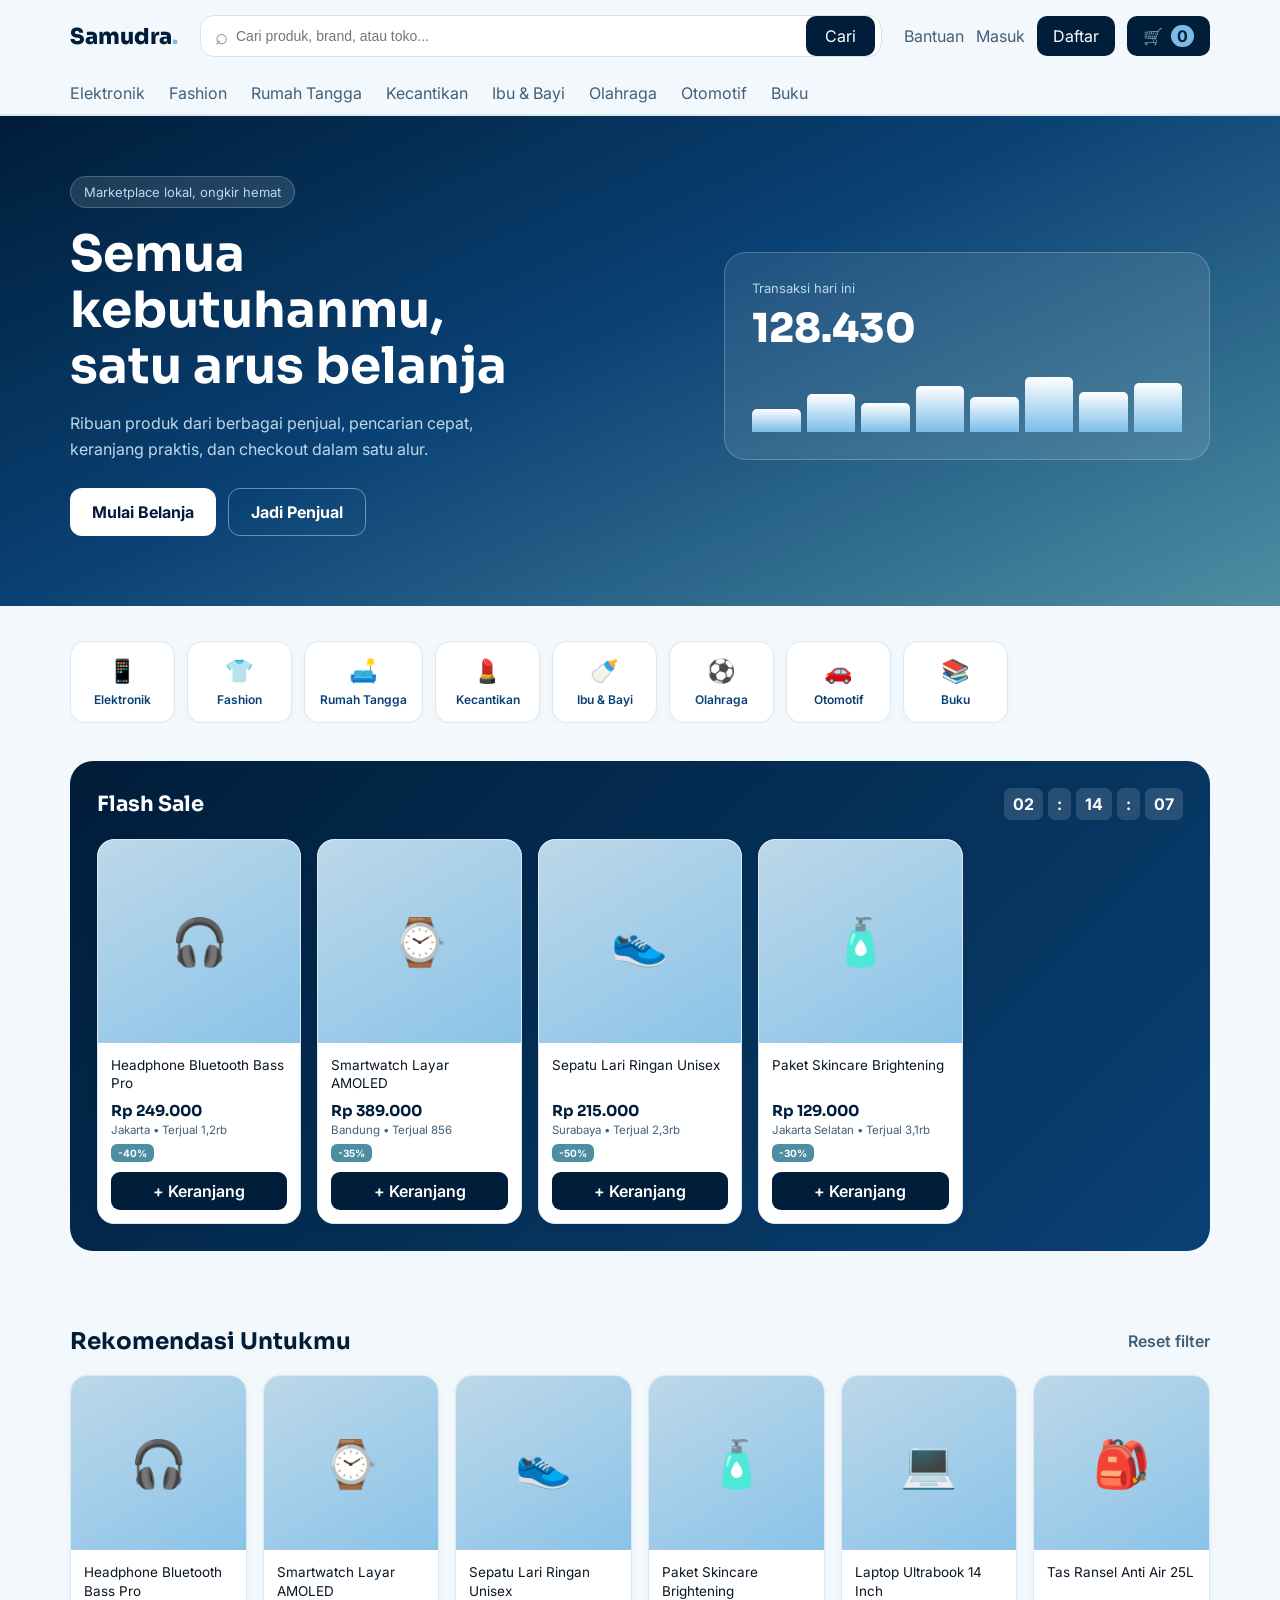
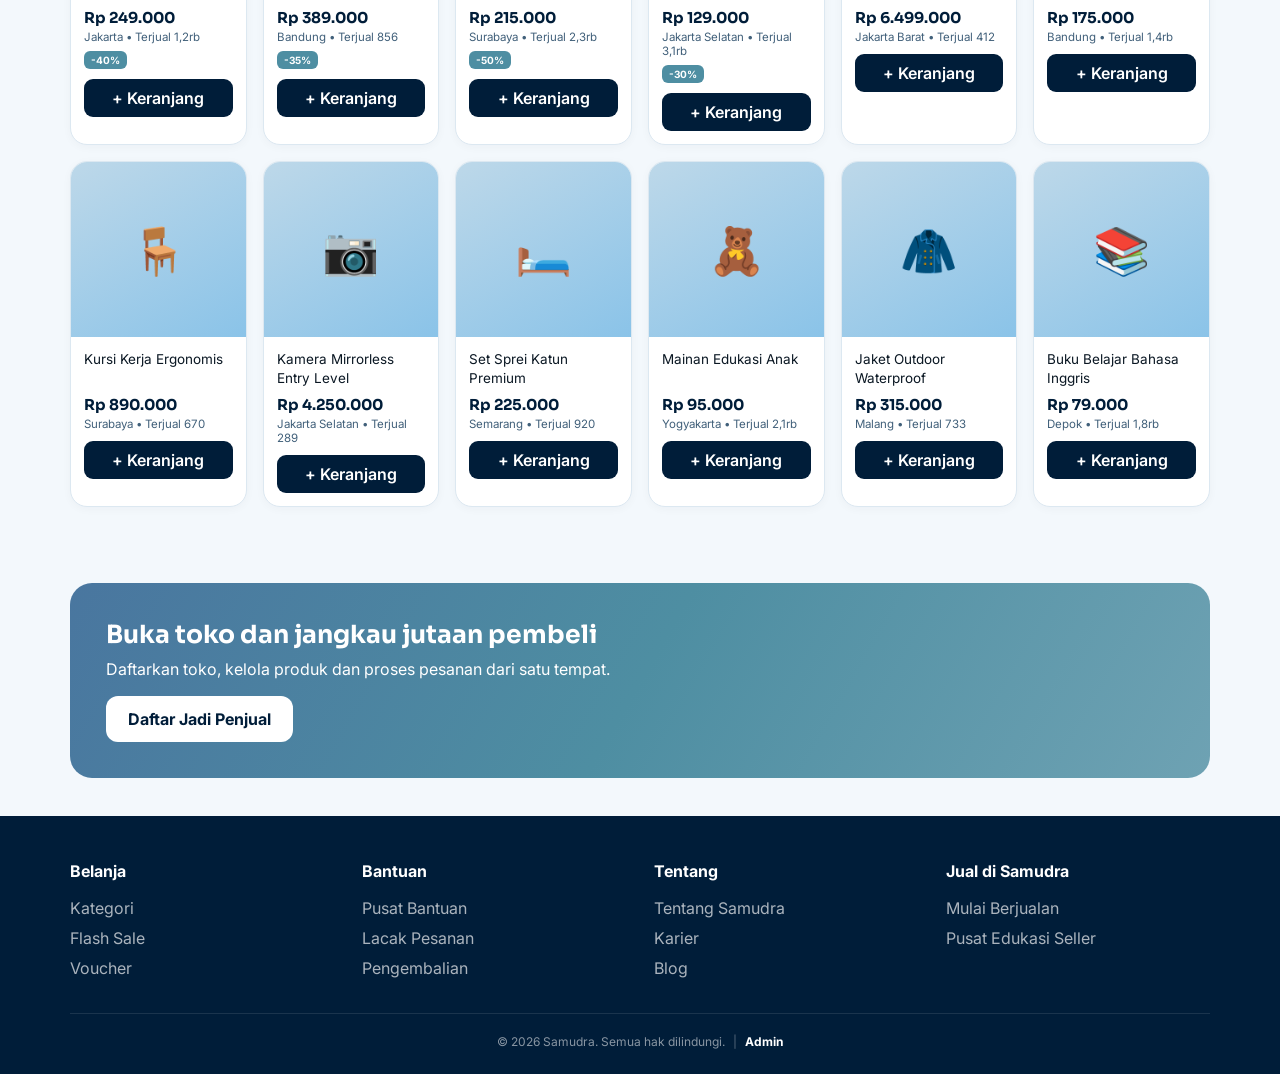
<file: index.html>
<!DOCTYPE html>
<html lang="id">
<head>
<meta charset="UTF-8">
<meta name="viewport" content="width=device-width, initial-scale=1.0">
<title>Samudra — Marketplace Online</title>
<link rel="preconnect" href="https://fonts.googleapis.com">
<link rel="preconnect" href="https://fonts.gstatic.com" crossorigin>
<link href="https://fonts.googleapis.com/css2?family=Sora:wght@500;600;700;800&family=Inter:wght@400;500;600&display=swap" rel="stylesheet">
<link rel="stylesheet" href="style.css">
</head>
<body>
<header>
  <div class="topbar">
    <a class="brand" href="#">Samudra<span>.</span></a>
    <form class="search" id="searchForm">
      <span>⌕</span><input id="searchInput" type="search" placeholder="Cari produk, brand, atau toko..." aria-label="Cari produk">
      <button type="submit">Cari</button>
    </form>
    <div class="top-actions">
      <button class="link-btn" id="helpBtn">Bantuan</button>
      <button class="link-btn" id="loginBtn">Masuk</button>
      <button class="pill-btn" id="registerBtn">Daftar</button>
      <div class="profile-menu" id="profileMenu" hidden>
        <button class="profile-trigger" id="profileTrigger"><span class="profile-avatar" id="profileAvatar">U</span><span id="profileLabel">Profil</span><span class="profile-chevron">⌄</span></button>
        <div class="profile-dropdown" id="profileDropdown">
          <div class="profile-summary"><div class="profile-avatar large" id="profileAvatarLarge">U</div><div><b id="profileNameTop">Pengguna</b><small id="profileRoleTop">Customer</small></div></div>
          <a href="customer.html" id="profileAccountLink">Profil Saya</a>
          <a href="seller.html" id="profileSellerLink" hidden>Seller Center</a>
          <button id="profileLogout">Keluar</button>
        </div>
      </div>
      <button class="cart-btn" id="cartBtn">🛒 <b id="cartCount">0</b></button>
    </div>
  </div>
  <nav class="catnav"><div class="wrap" id="categoryNav"></div></nav>
</header>

<main>
<section class="hero"><div class="wrap hero-wrap">
  <div class="hero-text">
    <div class="kicker">Marketplace lokal, ongkir hemat</div>
    <h1>Semua kebutuhanmu, satu arus belanja</h1>
    <p>Ribuan produk dari berbagai penjual, pencarian cepat, keranjang praktis, dan checkout dalam satu alur.</p>
    <div class="hero-cta"><button class="btn-primary" id="shopBtn">Mulai Belanja</button><button class="btn-ghost" id="sellerBtn">Jadi Penjual</button></div>
  </div>
  <div class="hero-card"><div class="label">Transaksi hari ini</div><div class="figure">128.430</div><div class="wave-row"><i></i><i></i><i></i><i></i><i></i><i></i><i></i><i></i></div></div>
</div></section>

<section class="wrap chips"><div class="chips-grid" id="categoryChips"></div></section>

<section class="section wrap" id="flashSection"><div class="flash"><div class="flash-head"><h2>Flash Sale</h2><div class="timer" id="timer"><span>02</span><span>:</span><span>14</span><span>:</span><span>08</span></div></div><div class="grid" id="flashProducts"></div></div></section>

<section class="section wrap" id="productsSection"><div class="section-head"><h2 id="productTitle">Rekomendasi Untukmu</h2><button class="text-btn" id="resetFilter">Reset filter</button></div><div class="grid" id="productGrid"></div></section>

<section class="section wrap"><div class="banner"><div><h3>Buka toko dan jangkau jutaan pembeli</h3><p>Daftarkan toko, kelola produk dan proses pesanan dari satu tempat.</p><button class="btn-primary" id="sellerBannerBtn">Daftar Jadi Penjual</button></div></div></section>
</main>

<footer><div class="wrap"><div class="foot-grid"><div><h4>Belanja</h4><a href="#productsSection">Kategori</a><a href="#flashSection">Flash Sale</a><a href="#">Voucher</a></div><div><h4>Bantuan</h4><button class="footer-btn" id="footerHelp">Pusat Bantuan</button><button class="footer-btn" id="trackBtn">Lacak Pesanan</button><button class="footer-btn" id="returnBtn">Pengembalian</button></div><div><h4>Tentang</h4><a href="#">Tentang Samudra</a><a href="#">Karier</a><a href="#">Blog</a></div><div><h4>Jual di Samudra</h4><button class="footer-btn" id="footerSeller">Mulai Berjualan</button><a href="#">Pusat Edukasi Seller</a></div></div><div class="copyright"><span>© 2026 Samudra. Semua hak dilindungi.</span><span class="admin-footer-sep">|</span><a class="admin-footer-link" href="admin.html">Admin</a></div></div></footer>

<div class="modal" id="modal"><div class="modal-card"><button class="close" id="closeModal">×</button><div id="modalContent"></div></div></div>
<div class="toast" id="toast"></div>
<script src="app.js"></script>
</body>
</html>
</file>
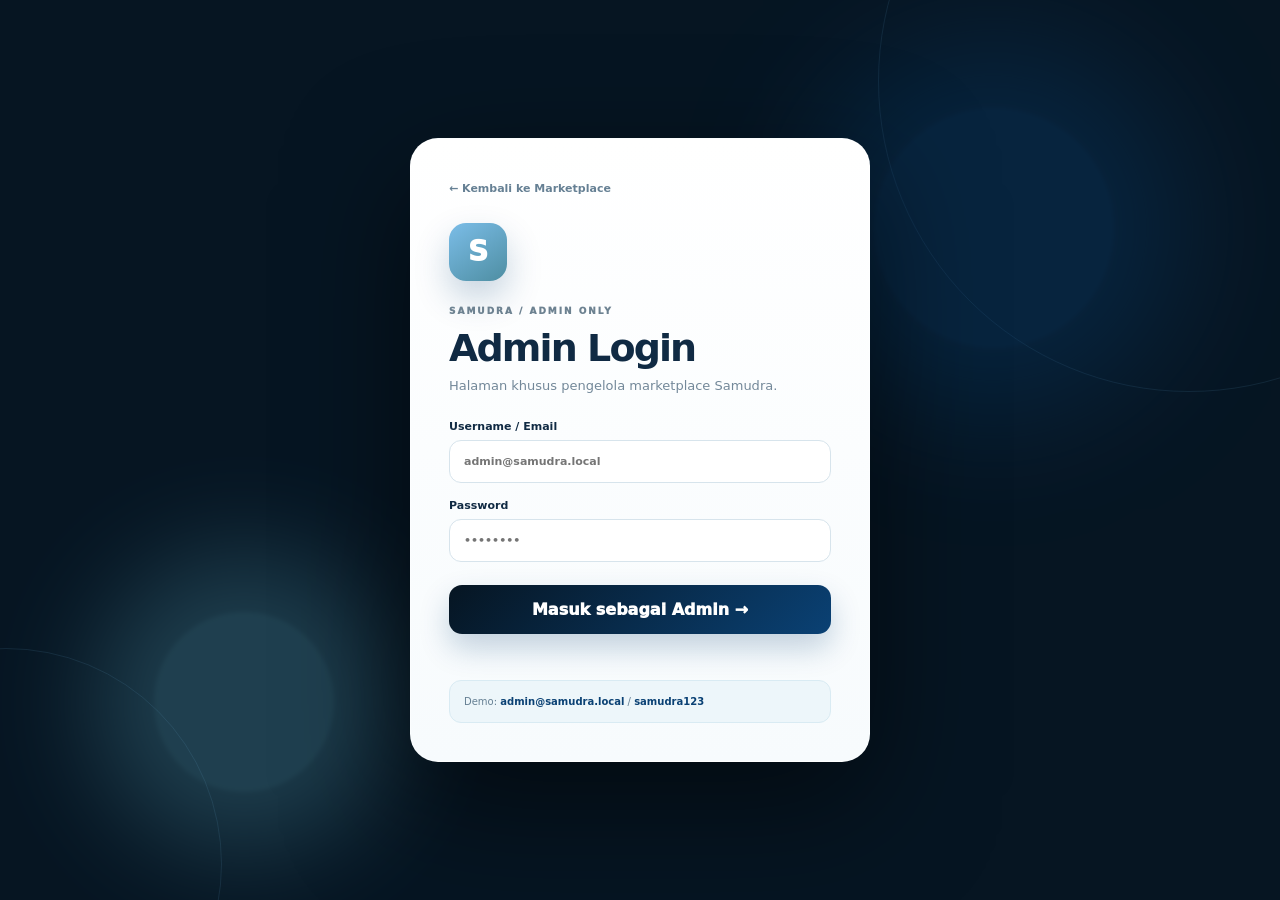
<file: admin.html>
<!doctype html><html lang="id"><head><meta charset="utf-8"><meta name="viewport" content="width=device-width,initial-scale=1"><title>Admin Login — Samudra</title><link rel="stylesheet" href="admin.css"></head><body>
<div id="adminLogin" class="admin-login-screen" style="display:grid"><div class="admin-login-orb a"></div><div class="admin-login-orb b"></div><form id="adminLoginForm" class="admin-login-card"><a href="index.html" class="admin-back">← Kembali ke Marketplace</a><div class="admin-logo">S</div><div class="admin-eyebrow">SAMUDRA / ADMIN ONLY</div><h1>Admin Login</h1><p>Halaman khusus pengelola marketplace Samudra.</p><label>Username / Email<input id="adminUsername" required placeholder="admin@samudra.local"></label><label>Password<input id="adminPassword" type="password" required placeholder="••••••••"></label><button type="submit" class="admin-login-btn">Masuk sebagai Admin →</button><p id="adminLoginError" class="admin-login-error"></p><div class="admin-demo">Demo: <b>admin@samudra.local</b> / <b>samudra123</b></div></form></div>
<div id="adminConsole" class="admin-app" hidden style="display:none"><aside class="sidebar"><div class="side-brand"><div class="brand-mark small">S</div><div><b>SAMUDRA</b><small>ADMIN CONSOLE</small></div></div><nav class="side-nav"><div class="nav-label">MAIN</div><button class="nav-item active" data-page="dashboard"><span>⌂</span> Dashboard</button><button class="nav-item" data-page="orders"><span>▤</span> Pesanan</button><button class="nav-item" data-page="products"><span>□</span> Semua Produk</button><button class="nav-item" data-page="sellers"><span>♙</span> Seller</button><button class="nav-item" data-page="users"><span>♟</span> User</button><div class="nav-label">MANAGEMENT</div><button class="nav-item" data-page="categories"><span>◈</span> Kategori</button><button class="nav-item" data-page="reports"><span>◒</span> Laporan</button><button class="nav-item" data-page="settings"><span>⚙</span> Pengaturan</button></nav><div class="sidebar-bottom"><a class="back-store" href="index.html">← Kembali ke Store</a><button class="logout-side" id="logoutBtn">↪ Keluar</button></div></aside><main class="main-content"><header class="topbar"><div><button class="mobile-menu" id="mobileMenu">☰</button><span class="top-kicker">SAMUDRA / CONTROL CENTER</span><h1 id="pageTitle">Dashboard</h1></div><div class="top-actions"><button class="icon-btn" id="refreshAdmin">↻</button><div class="admin-profile"><div class="avatar">A</div><div><b id="adminName">Administrator</b><small>Super Admin</small></div></div></div></header><section id="adminContent" class="admin-content"></section></main></div>
<script>
(function(){const KEY='samudra_admin_session';const login=document.getElementById('adminLogin'),console=document.getElementById('adminConsole');function valid(){try{const s=JSON.parse(localStorage.getItem(KEY)||'null');return s&&s.role==='admin'}catch(e){return false}}function open(){login.hidden=true;login.style.display='none';console.hidden=false;console.style.display='flex';window.initModernAdmin&&window.initModernAdmin()}if(valid())open();document.getElementById('adminLoginForm').onsubmit=function(e){e.preventDefault();const u=document.getElementById('adminUsername').value.trim().toLowerCase(),p=document.getElementById('adminPassword').value;if((u==='admin'||u==='admin@samudra.local')&&p==='samudra123'){localStorage.setItem(KEY,JSON.stringify({id:'ADM-1',email:'admin@samudra.local',name:'Administrator',role:'admin',loginAt:Date.now()}));open()}else document.getElementById('adminLoginError').textContent='Username atau password admin salah.'};document.getElementById('logoutBtn').onclick=function(){localStorage.removeItem(KEY);console.hidden=true;console.style.display='none';login.hidden=false;login.style.display='grid'};})();
</script><script src="admin.js"></script></body></html>
</file>
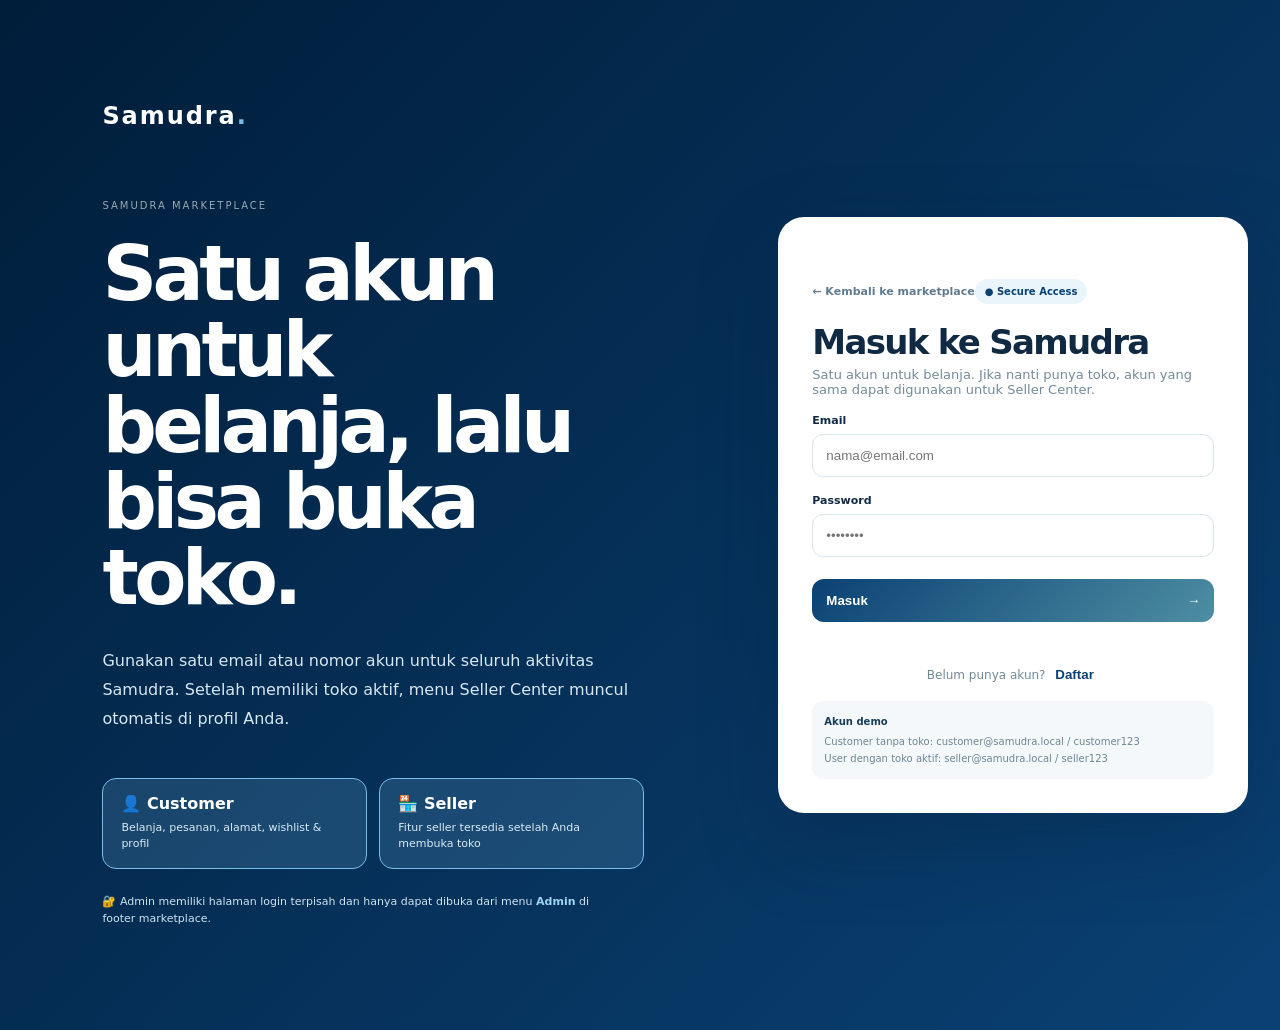
<file: auth.html>
<!doctype html><html lang="id"><head><meta charset="utf-8"><meta name="viewport" content="width=device-width,initial-scale=1"><title>Masuk — Samudra</title><link rel="stylesheet" href="auth.css"></head><body><main class="auth"><section class="auth-brand"><a href="index.html" class="brand">Samudra<span>.</span></a><p class="eyebrow">SAMUDRA MARKETPLACE</p><h1>Satu akun untuk belanja, lalu bisa buka toko.</h1><p>Gunakan satu email atau nomor akun untuk seluruh aktivitas Samudra. Setelah memiliki toko aktif, menu Seller Center muncul otomatis di profil Anda.</p><div class="role-cards"><div class="role-card active"><b>👤 Customer</b><small>Belanja, pesanan, alamat, wishlist & profil</small></div><div class="role-card active"><b>🏪 Seller</b><small>Fitur seller tersedia setelah Anda membuka toko</small></div></div><div class="auth-note">🔐 Admin memiliki halaman login terpisah dan hanya dapat dibuka dari menu <b>Admin</b> di footer marketplace.</div></section><section class="auth-card"><a href="index.html" class="back">← Kembali ke marketplace</a><div class="brand-mobile">S</div><div class="badge">● Secure Access</div><h2 id="authTitle">Masuk ke Samudra</h2><p id="authSub">Satu akun untuk belanja. Jika nanti punya toko, akun yang sama dapat digunakan untuk Seller Center.</p><form id="authForm"><div class="extra" id="registerExtra"><label>Nama lengkap<input id="name" placeholder="Nama Anda"></label></div><label>Email<input id="email" type="email" required placeholder="nama@email.com"></label><label>Password<input id="password" type="password" required placeholder="••••••••"></label><button class="submit" type="submit"><span id="submitText">Masuk</span> →</button><p id="error" class="error"></p></form><div class="switch"><span id="switchText">Belum punya akun?</span> <button id="switchMode" type="button">Daftar</button></div><div class="demo"><b>Akun demo</b><div>Customer tanpa toko: customer@samudra.local / customer123</div><div>User dengan toko aktif: seller@samudra.local / seller123</div></div></section></main><script src="auth.js"></script></body></html>
</file>
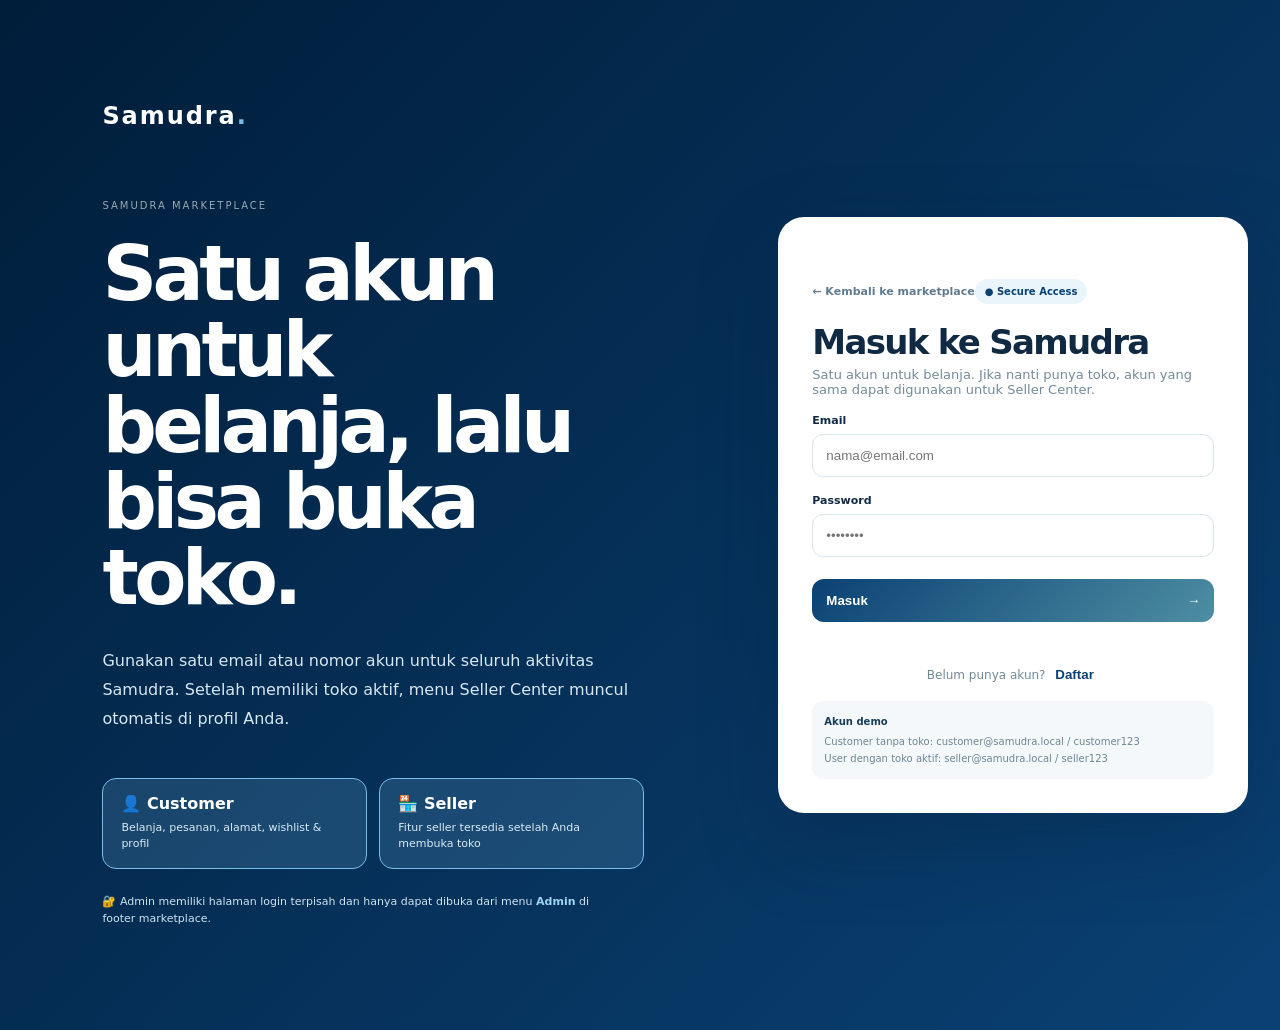
<file: buka-toko.html>
<!doctype html><html lang="id"><head><meta charset="utf-8"><meta name="viewport" content="width=device-width,initial-scale=1"><title>Buka Toko — Samudra</title><style>body{margin:0;font-family:Inter,Arial;background:#f4f8fb;color:#102b3f}.wrap{max-width:900px;margin:auto;padding:32px 20px}.card{background:#fff;border:1px solid #e1ebf0;border-radius:20px;padding:28px;box-shadow:0 12px 35px rgba(15,55,80,.08)}.brand{font-size:25px;font-weight:800;color:#0a4174;text-decoration:none}.brand span{color:#19a7a0}.eyebrow{font-size:12px;font-weight:800;color:#0a8e88;letter-spacing:.14em;margin-top:40px}h1{font-size:34px;margin:8px 0}p{color:#6f8494;line-height:1.7}.grid{display:grid;grid-template-columns:1fr 1fr;gap:16px}.field{display:grid;gap:7px}.field label{font-size:13px;font-weight:700}.field input,.field textarea{padding:13px;border:1px solid #dbe6ec;border-radius:10px;font:inherit}.field textarea{min-height:100px}.full{grid-column:1/-1}.btn{margin-top:20px;background:#0a4174;color:#fff;border:0;padding:14px 20px;border-radius:11px;font-weight:800;cursor:pointer}.back{display:inline-block;margin-top:16px;color:#0a4174;text-decoration:none;font-weight:700}.notice{background:#eef8f7;border:1px solid #cceae7;padding:14px;border-radius:12px;margin:18px 0;color:#35646a}.error{color:#b42318;font-weight:700}.success{background:#edf8f1;border:1px solid #cfead8;padding:15px;border-radius:12px}.hidden{display:none}@media(max-width:700px){.grid{grid-template-columns:1fr}.full{grid-column:auto}}</style></head><body><div class="wrap"><a class="brand" href="index.html">Samudra<span>.</span></a><div class="card" style="margin-top:22px"><div class="eyebrow">SELLER ONBOARDING</div><h1>Buka Toko Gratis</h1><p>Akun Samudra Anda tetap sama. Setelah toko disetujui Admin, menu Seller Center akan aktif otomatis.</p><div class="notice">Status verifikasi: <b>Pending Verification</b> — pada prototype ini Admin dapat menyetujui atau menolak pengajuan dari Admin Panel.</div><form id="shopForm"><div class="grid"><div class="field"><label>Nama Toko</label><input id="shopName" required placeholder="Contoh: Toko Budi"></div><div class="field"><label>Domain Toko</label><input id="shopDomain" required placeholder="toko-budi"><small>Hanya huruf, angka, dan tanda minus.</small></div><div class="field full"><label>Alamat Penjemputan</label><textarea id="shopAddress" required placeholder="Alamat lengkap toko"></textarea></div><div class="field"><label>Nomor WhatsApp</label><input id="shopPhone" required placeholder="08xxxxxxxxxx"></div><div class="field"><label>Dokumen KTP</label><input id="shopKtp" type="file" accept="image/*,.pdf" required></div></div><button class="btn">Ajukan Pembukaan Toko →</button><p id="error" class="error"></p></form><div id="success" class="success hidden"></div><a class="back" href="index.html">← Kembali ke Marketplace</a></div></div><script src="buka-toko.js"></script></body></html>
</file>
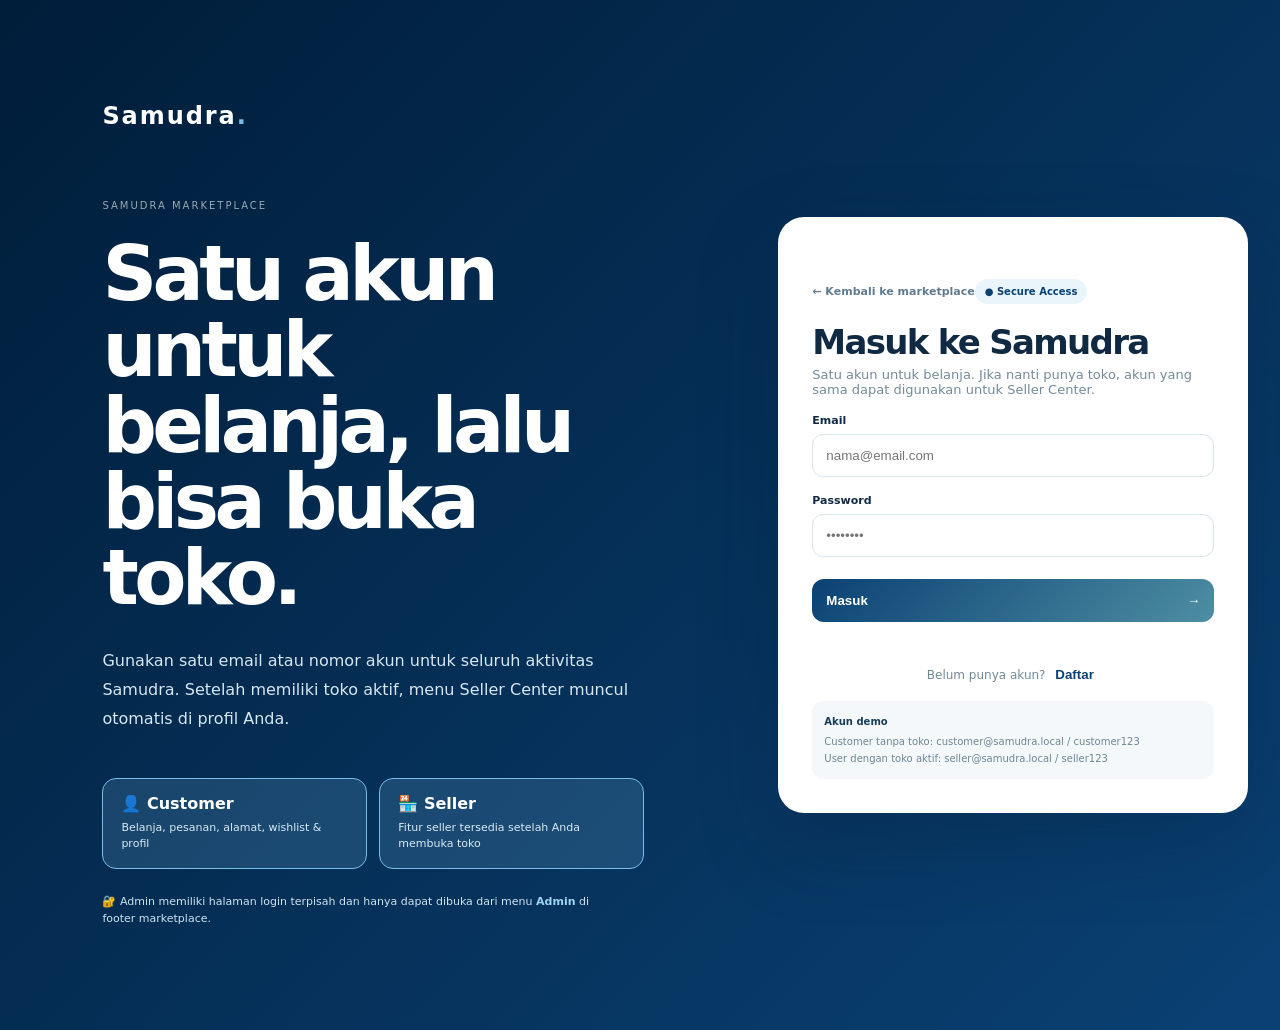
<file: customer.html>
<!doctype html><html lang="id"><head><meta charset="utf-8"><meta name="viewport" content="width=device-width,initial-scale=1"><title>Akun Saya — Samudra</title><link rel="stylesheet" href="customer.css"></head><body><header class="customer-top"><a href="index.html" class="brand">Samudra<span>.</span></a><a href="index.html" class="back-store">← Kembali Belanja</a></header><main class="customer-shell"><aside class="profile-card"><div class="avatar" id="avatar">C</div><h2 id="profileName">Customer</h2><p id="profileEmail">customer@samudra.local</p><button class="edit-main" id="editProfile">Edit Profil</button><nav><button class="active" data-page="profile">👤 Profil Saya</button><button data-page="orders">📦 Pesanan Saya</button><button data-page="address">📍 Alamat</button><button data-page="wishlist">♡ Wishlist</button><button data-page="security">🔐 Keamanan</button></nav><button class="logout" id="logout">Keluar</button></aside><section class="customer-content"><div class="welcome"><div><span class="eyebrow">AKUN CUSTOMER</span><h1>Berhasil masuk 👋</h1><p>Selamat datang kembali. Kelola profil, pesanan, alamat, dan aktivitas belanjamu di Samudra.</p></div><a class="shop-now" href="index.html">Mulai Belanja →</a></div><div id="customerPage"></div></section></main><div class="modal" id="modal"><div class="modal-card"><button class="close" id="close">×</button><div id="modalContent"></div></div></div><script src="customer.js"></script></body></html>
</file>
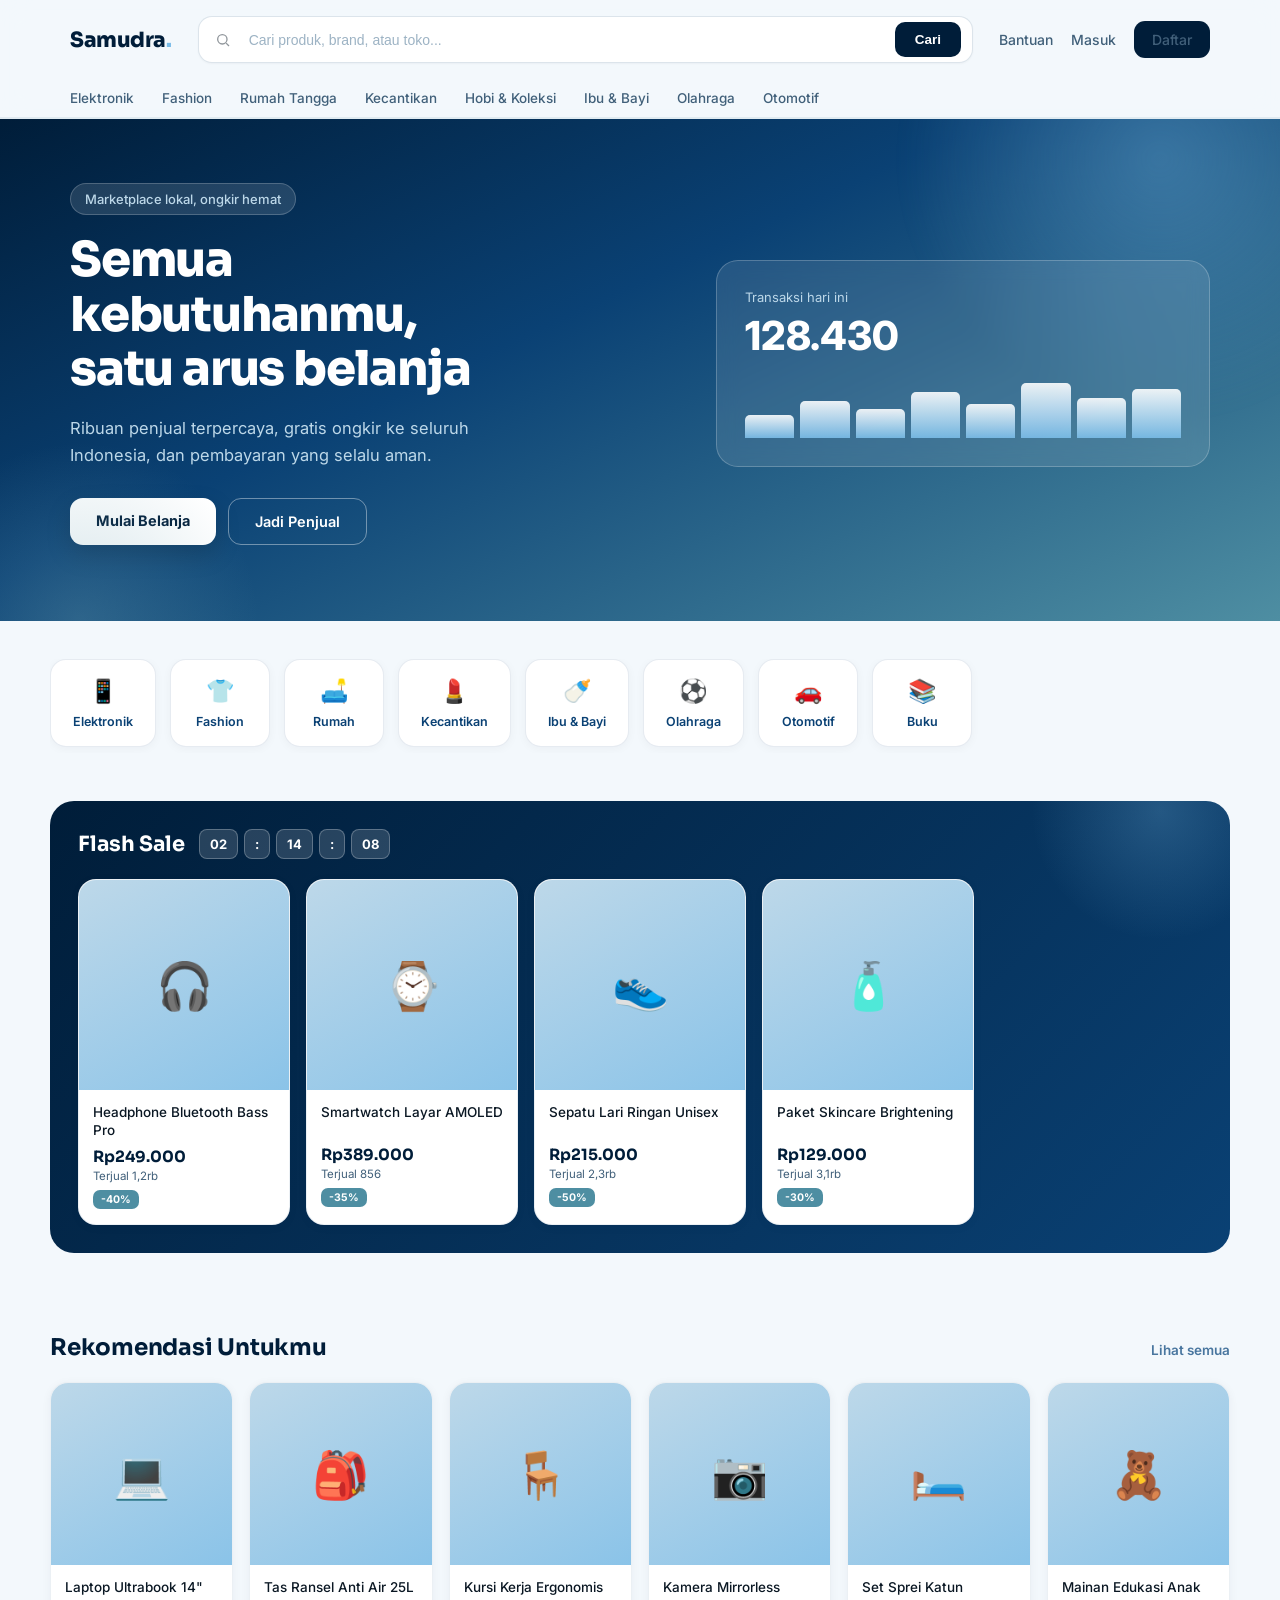
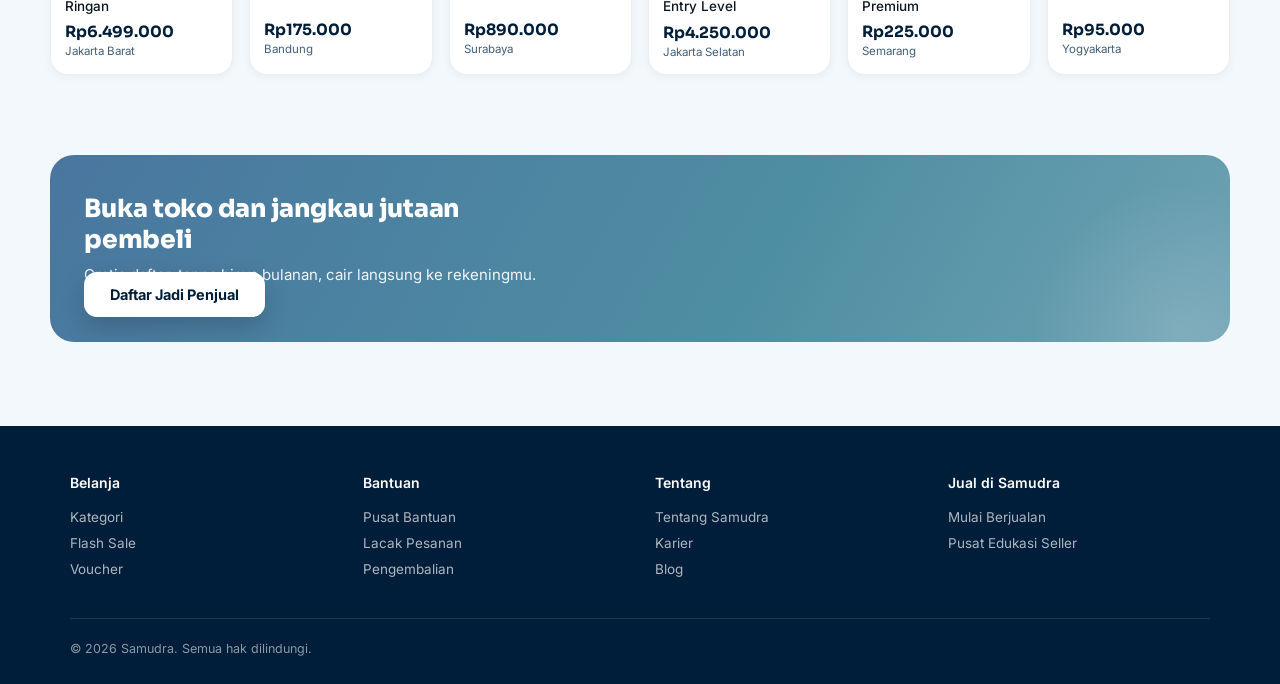
<file: index-original.html>
<!DOCTYPE html>
<html lang="id">
<head>
<meta charset="UTF-8">
<meta name="viewport" content="width=device-width, initial-scale=1, viewport-fit=cover">
<title>Samudra — Belanja Serba Ada</title>
<link rel="preconnect" href="https://fonts.googleapis.com">
<link rel="preconnect" href="https://fonts.gstatic.com" crossorigin>
<link href="https://fonts.googleapis.com/css2?family=Sora:wght@500;600;700;800&family=Inter:wght@400;500;600&display=swap" rel="stylesheet">
<style>
:root{
  --deep:#001D39; --navy:#0A4174; --slate:#49769F; --teal:#4E8EA2;
  --sea:#6EA2B3; --sky:#7BBDE8; --mist:#BDD8E9;
  --ink:#0A1723; --sub:#41607A; --paper:#F3F8FC; --card:#FFFFFF;
  box-sizing:border-box;
  padding-top:env(safe-area-inset-top,0px);
  padding-bottom:env(safe-area-inset-bottom,0px);
}
*{box-sizing:border-box;margin:0;padding:0}
html{scroll-padding-top:env(safe-area-inset-top,0px)}
body{font-family:'Inter',sans-serif;background:var(--paper);color:var(--ink);-webkit-font-smoothing:antialiased}
h1,h2,h3,.brand,.price{font-family:'Sora',sans-serif}
a{color:inherit;text-decoration:none}
.wrap{max-width:1180px;margin:0 auto;padding:0 20px}

header{position:sticky;top:env(safe-area-inset-top,0px);z-index:30;background:rgba(243,248,252,.85);backdrop-filter:blur(14px);border-bottom:1px solid rgba(10,65,116,.08)}
.topbar{display:flex;align-items:center;gap:26px;padding:16px 20px;max-width:1180px;margin:0 auto}
.brand{font-size:21px;font-weight:800;letter-spacing:-0.02em;color:var(--deep)}
.brand span{color:var(--sky)}
.search{flex:1;display:flex;align-items:center;gap:10px;background:#fff;border:1px solid rgba(10,65,116,.14);border-radius:14px;padding:0 6px 0 16px;box-shadow:0 1px 2px rgba(0,29,57,.04)}
.search svg{flex:0 0 auto;opacity:.45}
.search input{flex:1;border:0;background:transparent;padding:12px 8px;color:var(--ink);font-size:14px;outline:none}
.search input::placeholder{color:#9DB3C4}
.search button{border:0;background:var(--deep);color:#fff;padding:10px 20px;border-radius:10px;font-weight:600;font-size:13.5px;cursor:pointer;margin:5px}
.top-actions{display:flex;align-items:center;gap:18px;font-size:14px;white-space:nowrap}
.top-actions a{color:var(--sub);font-weight:500}
.top-actions a:hover{color:var(--deep)}
.pill-btn{background:var(--deep);color:#fff;padding:10px 18px;border-radius:11px;font-weight:600}
.catnav{border-bottom:1px solid rgba(10,65,116,.08)}
.catnav .wrap{display:flex;gap:28px;overflow-x:auto;font-size:13.5px;padding:11px 20px}
.catnav a{white-space:nowrap;color:var(--sub);font-weight:500}
.catnav a:hover{color:var(--deep)}

.hero{position:relative;overflow:hidden;background:linear-gradient(155deg,var(--deep) 0%,var(--navy) 42%,var(--teal) 100%);padding:64px 0 76px}
.hero::before{content:'';position:absolute;width:520px;height:520px;border-radius:50%;background:radial-gradient(circle,rgba(123,189,232,.35),transparent 70%);top:-220px;right:-140px;filter:blur(10px)}
.hero::after{content:'';position:absolute;width:360px;height:360px;border-radius:50%;background:radial-gradient(circle,rgba(110,162,179,.3),transparent 70%);bottom:-180px;left:-100px}
.hero .wrap{position:relative;display:flex;align-items:center;gap:52px;flex-wrap:wrap}
.hero-text{flex:1 1 400px}
.hero-text .kicker{display:inline-block;background:rgba(255,255,255,.12);border:1px solid rgba(255,255,255,.2);color:var(--mist);font-size:13px;font-weight:500;padding:7px 14px;border-radius:20px;margin-bottom:18px}
.hero-text h1{font-size:clamp(32px,4.4vw,48px);line-height:1.14;font-weight:800;letter-spacing:-0.025em;color:#fff;max-width:12ch}
.hero-text p{margin-top:18px;color:var(--mist);font-size:16.5px;max-width:44ch;line-height:1.65}
.hero-cta{margin-top:28px;display:flex;gap:12px;flex-wrap:wrap}
.btn-primary{background:#fff;color:var(--deep);padding:14px 26px;border-radius:13px;font-weight:700;font-size:14.5px;box-shadow:0 10px 24px rgba(0,0,0,.18)}
.btn-ghost{border:1.5px solid rgba(255,255,255,.4);padding:14px 26px;border-radius:13px;font-weight:600;font-size:14.5px;color:#fff}
.hero-card{flex:1 1 300px;background:rgba(255,255,255,.1);border:1px solid rgba(255,255,255,.22);border-radius:22px;padding:28px;backdrop-filter:blur(10px)}
.hero-card .label{font-size:13px;color:var(--mist)}
.hero-card .figure{font-size:40px;font-weight:800;margin:6px 0 20px;color:#fff}
.wave-row{display:flex;gap:6px;align-items:flex-end;height:58px}
.wave-row div{flex:1;background:linear-gradient(180deg,#fff,var(--sky));border-radius:5px 5px 0 0;opacity:.9}

.chips{padding:38px 0 8px}
.chips-grid{display:flex;gap:14px;overflow-x:auto;padding-bottom:6px}
.chip{flex:0 0 auto;background:var(--card);border:1px solid rgba(10,65,116,.1);border-radius:16px;padding:17px 22px;display:flex;flex-direction:column;align-items:center;gap:9px;min-width:100px;box-shadow:0 2px 10px rgba(0,29,57,.04);transition:transform .15s,box-shadow .15s}
.chip .ico{font-size:23px}
.chip span{font-size:12.5px;font-weight:600;color:var(--navy);text-align:center}
.chip:hover{transform:translateY(-3px);box-shadow:0 10px 22px rgba(0,29,57,.1)}

.section{padding:40px 0}
.section-head{display:flex;align-items:baseline;justify-content:space-between;margin-bottom:20px}
.section-head h2{font-size:23px;font-weight:700;color:var(--deep);letter-spacing:-0.01em}
.section-head a{font-size:13.5px;font-weight:600;color:var(--slate)}

.flash{background:linear-gradient(135deg,var(--deep),var(--navy));border-radius:24px;padding:28px;position:relative;overflow:hidden}
.flash::before{content:'';position:absolute;width:260px;height:260px;border-radius:50%;background:radial-gradient(circle,rgba(123,189,232,.25),transparent 70%);top:-120px;right:-60px}
.flash-head{position:relative;display:flex;align-items:center;gap:14px;margin-bottom:20px;flex-wrap:wrap}
.flash-head h2{color:#fff;font-size:21px;font-weight:700}
.timer{display:flex;gap:6px}
.timer span{background:rgba(255,255,255,.15);border:1px solid rgba(255,255,255,.25);color:#fff;font-weight:700;font-size:13px;padding:6px 10px;border-radius:8px}

.grid{position:relative;display:grid;grid-template-columns:repeat(auto-fill,minmax(175px,1fr));gap:16px}
.card{background:var(--card);border-radius:18px;overflow:hidden;border:1px solid rgba(10,65,116,.08);box-shadow:0 2px 10px rgba(0,29,57,.05);transition:transform .15s,box-shadow .15s}
.card:hover{transform:translateY(-4px);box-shadow:0 14px 28px rgba(0,29,57,.12)}
.card .thumb{aspect-ratio:1/1;display:flex;align-items:center;justify-content:center;font-size:46px;background:linear-gradient(150deg,var(--mist),var(--sky) 130%)}
.card .info{padding:13px 14px 15px}
.card .name{font-size:13.5px;font-weight:500;line-height:1.4;min-height:2.6em}
.card .price{font-size:15.5px;font-weight:700;color:var(--deep);margin-top:7px}
.card .meta{font-size:11.5px;color:var(--sub);margin-top:3px}
.badge{display:inline-block;font-size:10.5px;font-weight:700;background:var(--teal);color:#fff;padding:3px 8px;border-radius:7px;margin-top:7px}

.banner{background:linear-gradient(120deg,var(--slate),var(--teal) 60%,var(--sea));border-radius:24px;padding:38px 34px;display:flex;align-items:center;justify-content:space-between;gap:26px;flex-wrap:wrap;color:#fff;position:relative;overflow:hidden}
.banner::before{content:'';position:absolute;width:300px;height:300px;border-radius:50%;background:radial-gradient(circle,rgba(255,255,255,.14),transparent 70%);right:-100px;bottom:-140px}
.banner h3{font-size:25px;font-weight:800;max-width:22ch;position:relative;letter-spacing:-0.01em}
.banner p{margin-top:10px;color:#fff;opacity:.92;font-size:15px;position:relative;font-weight:400}
.banner .btn-primary{margin-top:18px;position:relative}

footer{background:var(--deep);color:var(--mist);margin-top:44px;padding:48px 0 28px}
.foot-grid{display:grid;grid-template-columns:repeat(auto-fit,minmax(160px,1fr));gap:30px}
.foot-grid h4{color:#fff;font-size:14px;margin-bottom:13px;font-weight:600}
.foot-grid a{display:block;font-size:13.5px;padding:5px 0;color:rgba(255,255,255,.68)}
.foot-grid a:hover{color:#fff}
.copyright{margin-top:36px;padding-top:22px;border-top:1px solid rgba(255,255,255,.12);font-size:12.5px;color:rgba(255,255,255,.55)}

@media(max-width:640px){
  .topbar{flex-wrap:wrap}
  .search{order:3;flex-basis:100%}
  .hero{padding:44px 0 52px}
}
</style>
</head>
<body>

<header>
  <div class="topbar">
    <a class="brand" href="#">Samudra<span>.</span></a>
    <div class="search">
      <svg width="16" height="16" viewBox="0 0 24 24" fill="none" stroke="currentColor" stroke-width="2"><circle cx="11" cy="11" r="7"/><path d="m21 21-4.3-4.3"/></svg>
      <input type="text" placeholder="Cari produk, brand, atau toko...">
      <button>Cari</button>
    </div>
    <div class="top-actions">
      <a href="#">Bantuan</a>
      <a href="#">Masuk</a>
      <a class="pill-btn" href="#">Daftar</a>
    </div>
  </div>
  <nav class="catnav">
    <div class="wrap">
      <a href="#">Elektronik</a>
      <a href="#">Fashion</a>
      <a href="#">Rumah Tangga</a>
      <a href="#">Kecantikan</a>
      <a href="#">Hobi &amp; Koleksi</a>
      <a href="#">Ibu &amp; Bayi</a>
      <a href="#">Olahraga</a>
      <a href="#">Otomotif</a>
    </div>
  </nav>
</header>

<section class="hero">
  <div class="wrap">
    <div class="hero-text">
      <div class="kicker">Marketplace lokal, ongkir hemat</div>
      <h1>Semua kebutuhanmu, satu arus belanja</h1>
      <p>Ribuan penjual terpercaya, gratis ongkir ke seluruh Indonesia, dan pembayaran yang selalu aman.</p>
      <div class="hero-cta">
        <a class="btn-primary" href="#">Mulai Belanja</a>
        <a class="btn-ghost" href="#">Jadi Penjual</a>
      </div>
    </div>
    <div class="hero-card">
      <div class="label">Transaksi hari ini</div>
      <div class="figure">128.430</div>
      <div class="wave-row">
        <div style="height:40%"></div><div style="height:65%"></div><div style="height:50%"></div>
        <div style="height:80%"></div><div style="height:60%"></div><div style="height:95%"></div>
        <div style="height:70%"></div><div style="height:85%"></div>
      </div>
    </div>
  </div>
</section>

<div class="wrap chips">
  <div class="chips-grid">
    <div class="chip"><div class="ico">📱</div><span>Elektronik</span></div>
    <div class="chip"><div class="ico">👕</div><span>Fashion</span></div>
    <div class="chip"><div class="ico">🛋️</div><span>Rumah</span></div>
    <div class="chip"><div class="ico">💄</div><span>Kecantikan</span></div>
    <div class="chip"><div class="ico">🍼</div><span>Ibu &amp; Bayi</span></div>
    <div class="chip"><div class="ico">⚽</div><span>Olahraga</span></div>
    <div class="chip"><div class="ico">🚗</div><span>Otomotif</span></div>
    <div class="chip"><div class="ico">📚</div><span>Buku</span></div>
  </div>
</div>

<section class="section wrap">
  <div class="flash">
    <div class="flash-head">
      <h2>Flash Sale</h2>
      <div class="timer"><span>02</span><span>:</span><span>14</span><span>:</span><span>08</span></div>
    </div>
    <div class="grid">
      <div class="card">
        <div class="thumb">🎧</div>
        <div class="info">
          <div class="name">Headphone Bluetooth Bass Pro</div>
          <div class="price">Rp249.000</div>
          <div class="meta">Terjual 1,2rb</div>
          <span class="badge">-40%</span>
        </div>
      </div>
      <div class="card">
        <div class="thumb">⌚</div>
        <div class="info">
          <div class="name">Smartwatch Layar AMOLED</div>
          <div class="price">Rp389.000</div>
          <div class="meta">Terjual 856</div>
          <span class="badge">-35%</span>
        </div>
      </div>
      <div class="card">
        <div class="thumb">👟</div>
        <div class="info">
          <div class="name">Sepatu Lari Ringan Unisex</div>
          <div class="price">Rp215.000</div>
          <div class="meta">Terjual 2,3rb</div>
          <span class="badge">-50%</span>
        </div>
      </div>
      <div class="card">
        <div class="thumb">🧴</div>
        <div class="info">
          <div class="name">Paket Skincare Brightening</div>
          <div class="price">Rp129.000</div>
          <div class="meta">Terjual 3,1rb</div>
          <span class="badge">-30%</span>
        </div>
      </div>
    </div>
  </div>
</section>

<section class="section wrap">
  <div class="section-head">
    <h2>Rekomendasi Untukmu</h2>
    <a href="#">Lihat semua</a>
  </div>
  <div class="grid">
    <div class="card"><div class="thumb">💻</div><div class="info"><div class="name">Laptop Ultrabook 14" Ringan</div><div class="price">Rp6.499.000</div><div class="meta">Jakarta Barat</div></div></div>
    <div class="card"><div class="thumb">🎒</div><div class="info"><div class="name">Tas Ransel Anti Air 25L</div><div class="price">Rp175.000</div><div class="meta">Bandung</div></div></div>
    <div class="card"><div class="thumb">🪑</div><div class="info"><div class="name">Kursi Kerja Ergonomis</div><div class="price">Rp890.000</div><div class="meta">Surabaya</div></div></div>
    <div class="card"><div class="thumb">📷</div><div class="info"><div class="name">Kamera Mirrorless Entry Level</div><div class="price">Rp4.250.000</div><div class="meta">Jakarta Selatan</div></div></div>
    <div class="card"><div class="thumb">🛏️</div><div class="info"><div class="name">Set Sprei Katun Premium</div><div class="price">Rp225.000</div><div class="meta">Semarang</div></div></div>
    <div class="card"><div class="thumb">🧸</div><div class="info"><div class="name">Mainan Edukasi Anak</div><div class="price">Rp95.000</div><div class="meta">Yogyakarta</div></div></div>
  </div>
</section>

<section class="section wrap">
  <div class="banner">
    <div>
      <h3>Buka toko dan jangkau jutaan pembeli</h3>
      <p>Gratis daftar, tanpa biaya bulanan, cair langsung ke rekeningmu.</p>
      <a class="btn-primary" href="#">Daftar Jadi Penjual</a>
    </div>
  </div>
</section>

<footer>
  <div class="wrap">
    <div class="foot-grid">
      <div>
        <h4>Belanja</h4>
        <a href="#">Kategori</a>
        <a href="#">Flash Sale</a>
        <a href="#">Voucher</a>
      </div>
      <div>
        <h4>Bantuan</h4>
        <a href="#">Pusat Bantuan</a>
        <a href="#">Lacak Pesanan</a>
        <a href="#">Pengembalian</a>
      </div>
      <div>
        <h4>Tentang</h4>
        <a href="#">Tentang Samudra</a>
        <a href="#">Karier</a>
        <a href="#">Blog</a>
      </div>
      <div>
        <h4>Jual di Samudra</h4>
        <a href="#">Mulai Berjualan</a>
        <a href="#">Pusat Edukasi Seller</a>
      </div>
    </div>
    <div class="copyright">© 2026 Samudra. Semua hak dilindungi.</div>
  </div>
</footer>

</body>
</html>
</file>
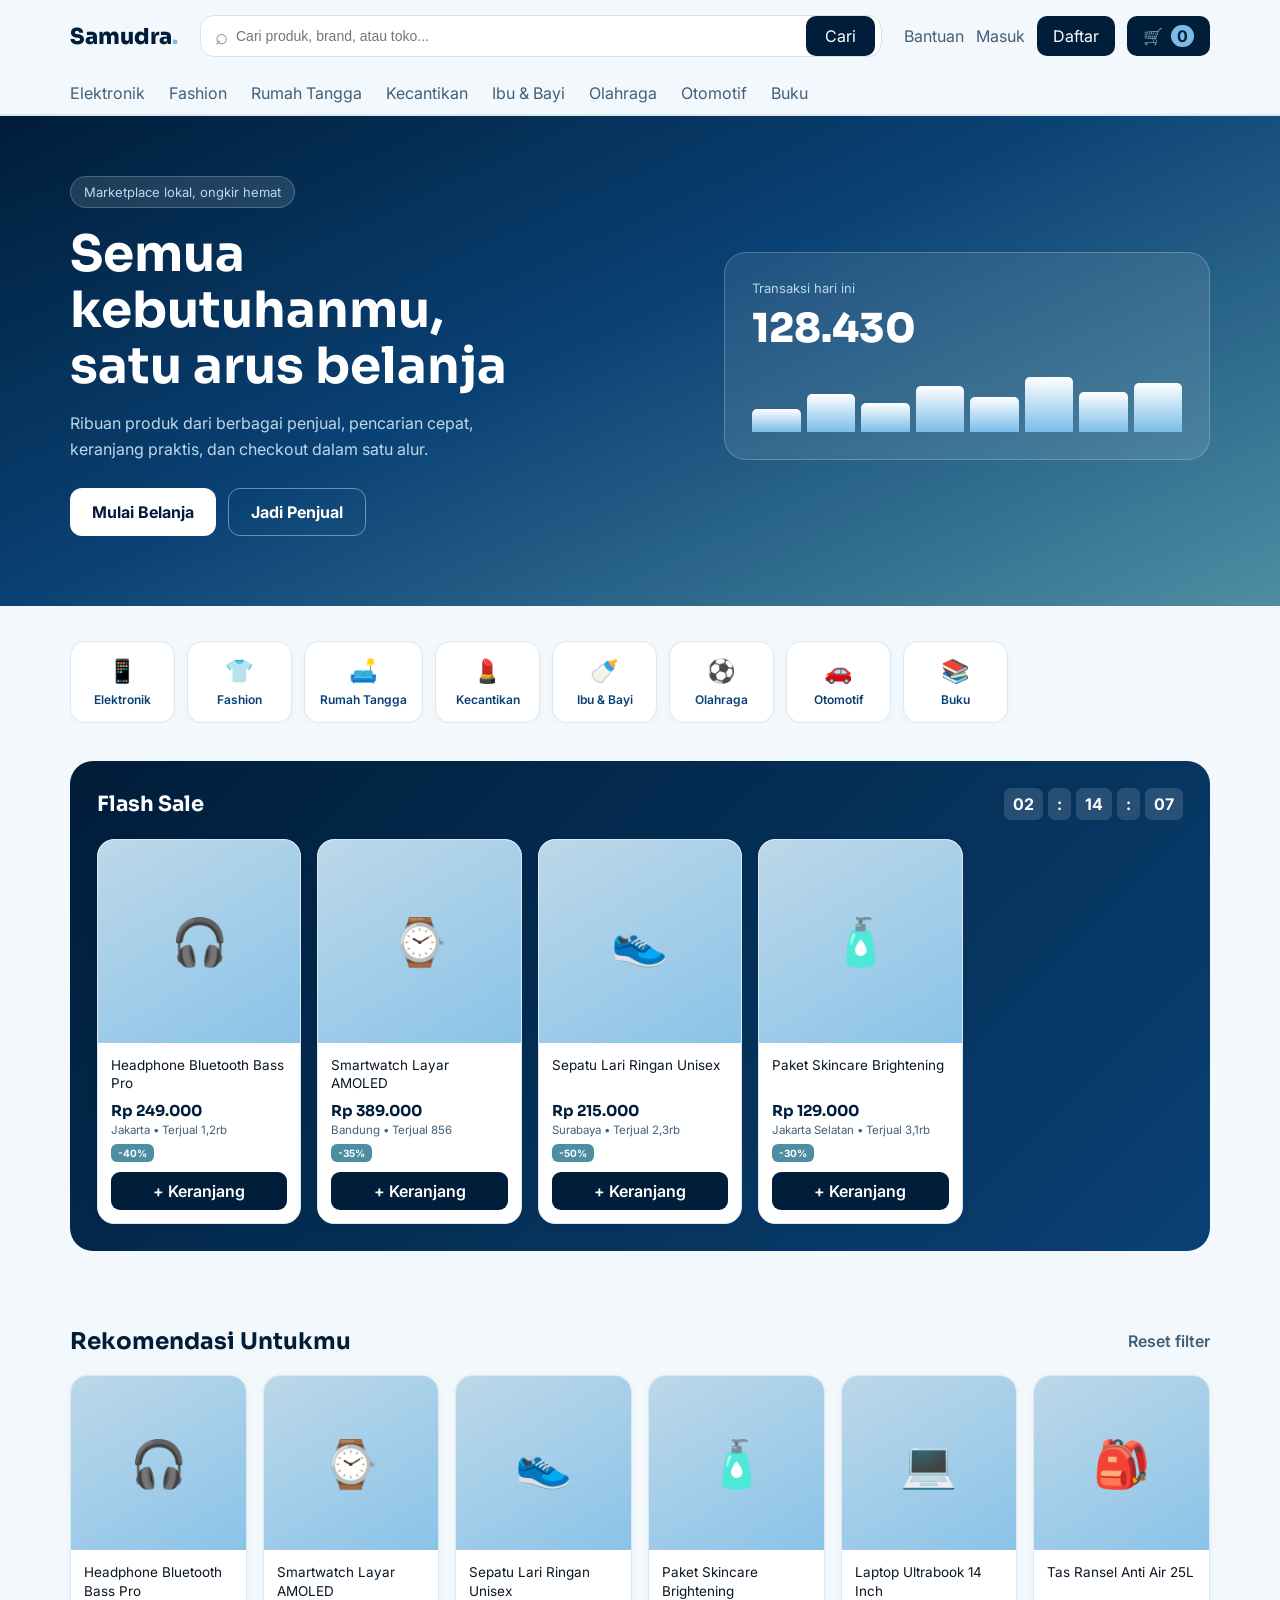
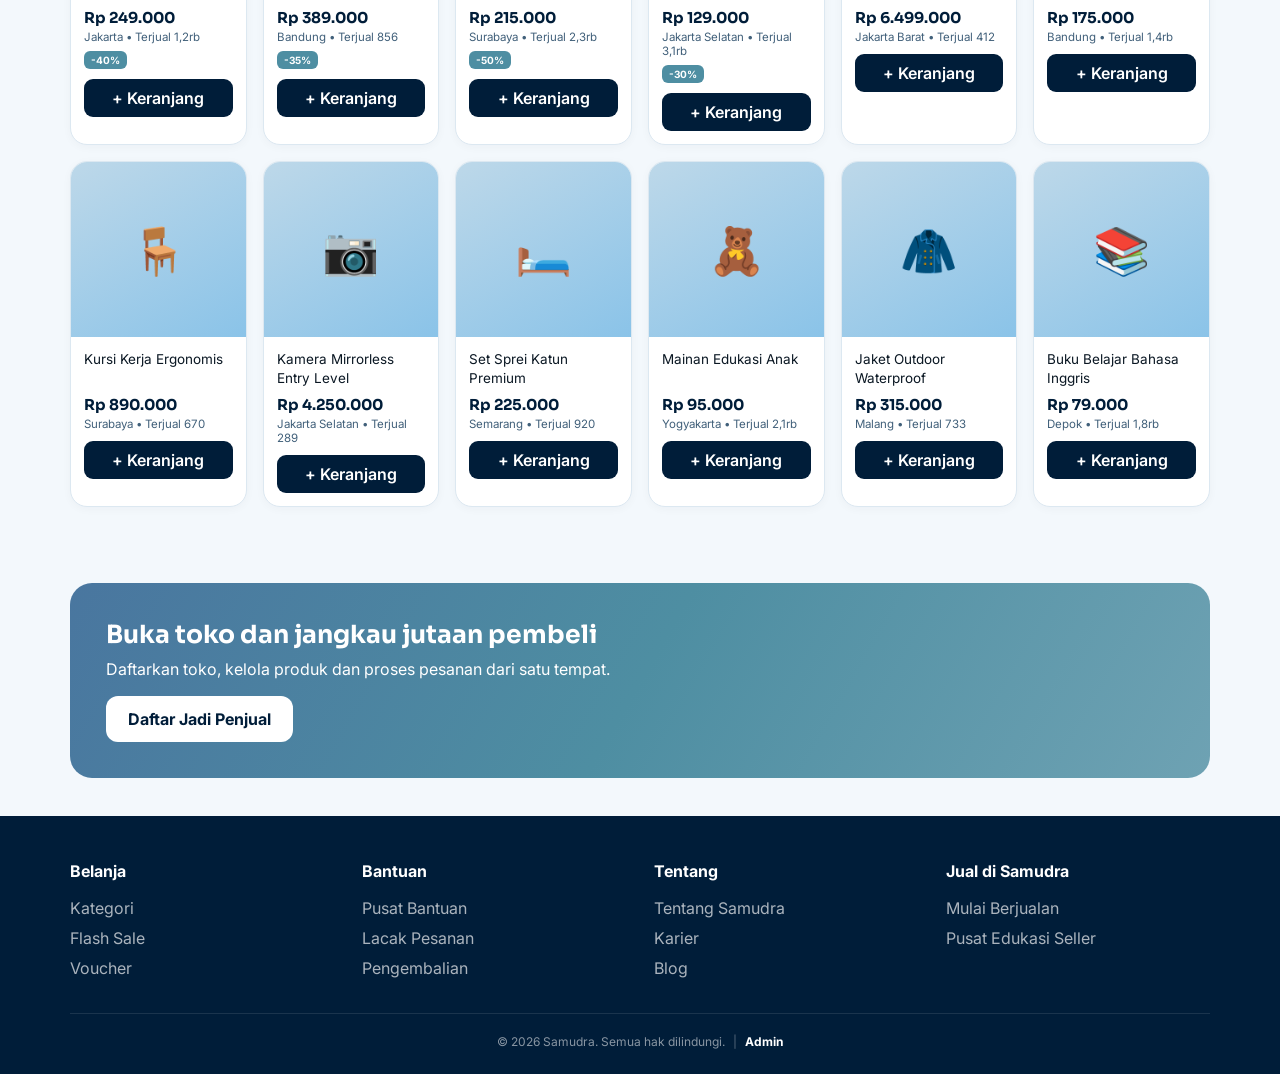
<file: seller.html>
<!doctype html><html lang="id"><head><meta charset="utf-8"><meta name="viewport" content="width=device-width,initial-scale=1"><title>Seller Center — Samudra</title><link rel="stylesheet" href="seller.css"></head><body><aside class="side"><div class="logo"><b>S</b><span>SAMUDRA<small>SELLER CENTER</small></span></div><nav><button class="active" data-page="dashboard">⌂ Dashboard</button><button data-page="products">□ Produk Saya</button><button data-page="orders">▤ Pesanan</button><button data-page="finance">◒ Keuangan</button><button data-page="store">🏪 Toko Saya</button><button data-page="settings">⚙ Pengaturan</button></nav><div class="bottom"><a href="index.html">← Marketplace</a><button id="logout">↪ Keluar</button></div></aside><main><header><div><small>SAMUDRA / SELLER CENTER</small><h1 id="title">Dashboard</h1></div><div class="profile"><div class="avatar">S</div><span id="sellerName">Seller</span></div></header><section id="content"></section></main><script src="seller.js"></script></body></html>
</file>
<file: style.css>
:root{--deep:#001D39;--navy:#0A4174;--slate:#49769F;--teal:#4E8EA2;--sea:#6EA2B3;--sky:#7BBDE8;--mist:#BDD8E9;--ink:#0A1723;--sub:#41607A;--paper:#F3F8FC;--card:#fff}*{box-sizing:border-box;margin:0;padding:0}body{font-family:Inter,sans-serif;background:var(--paper);color:var(--ink)}h1,h2,h3,.brand,.price{font-family:Sora,sans-serif}button{font:inherit;cursor:pointer;border:0}a{color:inherit;text-decoration:none}.wrap{max-width:1180px;margin:auto;padding:0 20px}header{position:sticky;top:0;z-index:30;background:rgba(243,248,252,.9);backdrop-filter:blur(14px);border-bottom:1px solid #dce8f1}.topbar{display:flex;align-items:center;gap:22px;padding:15px 20px;max-width:1180px;margin:auto}.brand{font-size:22px;font-weight:800;color:var(--deep)}.brand span{color:var(--sky)}.search{flex:1;display:flex;align-items:center;background:#fff;border:1px solid #d7e3ec;border-radius:14px;padding:0 6px 0 14px}.search span{font-size:22px;color:#7690a4}.search input{flex:1;border:0;outline:0;padding:12px 8px;font-size:14px}.search button{background:var(--deep);color:#fff;padding:10px 19px;border-radius:10px}.top-actions{display:flex;align-items:center;gap:12px}.link-btn,.text-btn,.footer-btn{background:none;color:var(--sub)}.pill-btn,.cart-btn{background:var(--deep);color:#fff;padding:10px 16px;border-radius:10px}.cart-btn{position:relative}.cart-btn b{background:var(--sky);color:var(--deep);border-radius:20px;padding:1px 6px;margin-left:4px}.catnav{border-bottom:1px solid #dce8f1}.catnav .wrap{display:flex;gap:24px;overflow:auto;padding:11px 20px}.catnav button{background:none;color:var(--sub);white-space:nowrap}.hero{background:linear-gradient(155deg,var(--deep),var(--navy) 45%,var(--teal));padding:60px 0 70px;color:#fff}.hero-wrap{display:flex;gap:48px;align-items:center;flex-wrap:wrap}.hero-text{flex:1 1 420px}.kicker{display:inline-block;background:#ffffff1d;border:1px solid #ffffff33;padding:7px 13px;border-radius:20px;color:var(--mist);font-size:13px}.hero h1{font-size:clamp(34px,4.5vw,50px);line-height:1.12;margin-top:18px;max-width:12ch}.hero p{margin-top:17px;color:var(--mist);max-width:48ch;line-height:1.6}.hero-cta{display:flex;gap:12px;margin-top:26px}.btn-primary,.btn-ghost{padding:13px 22px;border-radius:12px;font-weight:700}.btn-primary{background:#fff;color:var(--deep)}.btn-ghost{background:transparent;color:#fff;border:1px solid #ffffff66}.hero-card{flex:1 1 300px;background:#ffffff18;border:1px solid #ffffff35;border-radius:22px;padding:27px}.label{color:var(--mist);font-size:13px}.figure{font:800 40px Sora;margin:7px 0 20px}.wave-row{height:58px;display:flex;gap:6px;align-items:flex-end}.wave-row i{display:block;flex:1;background:linear-gradient(#fff,var(--sky));border-radius:5px 5px 0 0}.wave-row i:nth-child(1){height:40%}.wave-row i:nth-child(2){height:65%}.wave-row i:nth-child(3){height:50%}.wave-row i:nth-child(4){height:80%}.wave-row i:nth-child(5){height:60%}.wave-row i:nth-child(6){height:95%}.wave-row i:nth-child(7){height:70%}.wave-row i:nth-child(8){height:85%}.chips{padding-top:35px}.chips-grid{display:flex;gap:12px;overflow:auto}.chip{min-width:105px;background:#fff;border:1px solid #dce8f1;border-radius:15px;padding:15px;text-align:center;box-shadow:0 2px 8px #001d3908}.chip .ico{font-size:23px}.chip span{display:block;font-size:12px;font-weight:600;color:var(--navy);margin-top:7px}.section{padding:38px 20px}.flash{background:linear-gradient(135deg,var(--deep),var(--navy));border-radius:23px;padding:27px}.flash-head,.section-head{display:flex;justify-content:space-between;align-items:center;margin-bottom:19px}.flash h2{color:#fff;font-size:21px}.timer{display:flex;gap:5px}.timer span{background:#ffffff22;color:#fff;padding:6px 9px;border-radius:7px;font-weight:700}.grid{display:grid;grid-template-columns:repeat(auto-fill,minmax(175px,1fr));gap:16px}.card{background:#fff;border:1px solid #dce8f1;border-radius:17px;overflow:hidden;box-shadow:0 2px 10px #001d3909}.thumb{aspect-ratio:1;display:flex;align-items:center;justify-content:center;font-size:46px;background:linear-gradient(150deg,var(--mist),var(--sky) 130%)}.info{padding:13px}.name{font-size:13.5px;line-height:1.4;min-height:38px}.price{font-size:15px;font-weight:700;color:var(--deep);margin-top:7px}.meta{font-size:11.5px;color:var(--sub);margin-top:3px}.badge{display:inline-block;background:var(--teal);color:#fff;padding:3px 7px;border-radius:6px;font-size:10px;font-weight:700;margin-top:7px}.add-btn{width:100%;margin-top:10px;padding:9px;border-radius:9px;background:var(--deep);color:#fff;font-weight:600}.section-head h2{font-size:23px;color:var(--deep)}.text-btn{font-weight:600}.banner{background:linear-gradient(120deg,var(--slate),var(--teal),var(--sea));border-radius:22px;padding:36px;color:#fff}.banner h3{font-size:25px}.banner p{margin:9px 0 17px}.banner .btn-primary{display:inline-block}footer{background:var(--deep);color:var(--mist);padding:45px 0 25px}.foot-grid{display:grid;grid-template-columns:repeat(auto-fit,minmax(160px,1fr));gap:28px}.foot-grid h4{color:#fff;margin-bottom:12px}.foot-grid a,.footer-btn{display:block;padding:5px 0;color:#ffffffaa;text-align:left}.copyright{border-top:1px solid #ffffff1a;margin-top:30px;padding-top:20px;font-size:12px;color:#ffffff88}.modal{display:none;position:fixed;inset:0;background:#001d3988;z-index:100;align-items:center;justify-content:center;padding:20px}.modal.open{display:flex}.modal-card{width:min(520px,100%);max-height:85vh;overflow:auto;background:#fff;border-radius:20px;padding:25px;position:relative}.close{position:absolute;right:15px;top:10px;background:none;font-size:28px;color:var(--sub)}.modal-card h3{font-size:21px;color:var(--deep);margin-bottom:15px}.form-group{margin:12px 0}.form-group label{display:block;font-size:13px;font-weight:600;margin-bottom:6px}.form-group input,.form-group select{width:100%;padding:11px;border:1px solid #ccdce8;border-radius:9px}.form-actions{margin-top:17px}.primary-full{width:100%;padding:12px;border-radius:10px;background:var(--deep);color:#fff;font-weight:700}.cart-item{display:flex;gap:12px;padding:12px 0;border-bottom:1px solid #e4edf3}.cart-item .emoji{font-size:30px}.cart-item-main{flex:1}.qty{display:flex;gap:8px;align-items:center;margin-top:7px}.qty button{background:#e8f1f7;border-radius:6px;width:25px;height:25px}.total{display:flex;justify-content:space-between;font-weight:800;font-family:Sora;margin:18px 0}.empty{text-align:center;padding:30px;color:var(--sub)}.toast{position:fixed;right:20px;bottom:20px;background:var(--deep);color:#fff;padding:12px 17px;border-radius:10px;opacity:0;transform:translateY(10px);transition:.2s;z-index:120}.toast.show{opacity:1;transform:translateY(0)}@media(max-width:760px){.topbar{flex-wrap:wrap}.search{order:3;flex-basis:100%}.top-actions{margin-left:auto}.hero{padding:45px 0 55px}.section{padding-left:20px;padding-right:20px}}@media(max-width:480px){.top-actions .link-btn:first-child{display:none}.grid{grid-template-columns:repeat(2,minmax(0,1fr))}.card .thumb{font-size:36px}.flash{padding:20px}}
.copyright{display:flex;align-items:center;gap:8px;justify-content:center;flex-wrap:wrap}.admin-footer-link{color:#fff!important;font-weight:700}.admin-footer-sep{color:#ffffff55}
/* Account UI — berubah setelah login seperti marketplace modern */
.top-actions{position:relative}
.profile-menu{position:relative}
.profile-trigger{border:0;background:#062d50;color:#fff;border-radius:10px;padding:7px 10px;display:flex;align-items:center;gap:7px;font-weight:700;cursor:pointer;font-size:12px}
.profile-avatar{width:26px;height:26px;border-radius:50%;display:inline-grid;place-items:center;background:#7bbde8;color:#00213d;font-size:11px;font-weight:900}
.profile-avatar.large{width:38px;height:38px;font-size:15px}
.profile-chevron{font-size:14px;opacity:.75}
.profile-dropdown{position:absolute;right:0;top:44px;width:245px;background:#fff;border:1px solid #dce8ef;border-radius:14px;box-shadow:0 18px 40px rgba(0,29,57,.16);padding:8px;display:none;z-index:50;color:#102a43}
.profile-dropdown.open{display:block}
.profile-summary{display:flex;align-items:center;gap:10px;padding:10px;border-bottom:1px solid #edf2f5;margin-bottom:5px}
.profile-summary b{display:block;font-size:12px}.profile-summary small{display:block;color:#7890a1;font-size:10px;margin-top:3px}
.profile-dropdown a,.profile-dropdown button{display:block;width:100%;text-align:left;text-decoration:none;border:0;background:transparent;color:#163a55;padding:10px;border-radius:9px;font-size:12px;font-weight:600;cursor:pointer}
.profile-dropdown a:hover,.profile-dropdown button:hover{background:#edf6fa}
@media(max-width:700px){.profile-label{display:none}.profile-trigger{padding:6px}.top-actions{gap:7px}.profile-dropdown{right:-8px}}
</file>
<file: admin.css>
:root{--deep:#061522;--navy:#0a4174;--teal:#4e8ea2;--sky:#7bbde8;--ink:#102a43;--muted:#718899;--line:#dfeaf1;--bg:#f4f8fb;--white:#fff;--danger:#d94a5c;--success:#16835b}*{box-sizing:border-box}html,body{margin:0;min-height:100%;font-family:Inter,system-ui,-apple-system,"Segoe UI",sans-serif;color:var(--ink);background:var(--bg)}button,input,select{font:inherit}button{cursor:pointer}.admin-login-screen{min-height:100vh;display:grid;place-items:center;position:relative;overflow:hidden;background:#061522;color:#fff;padding:28px}.admin-login-screen:before,.admin-login-screen:after{content:"";position:absolute;border:1px solid #7bbde81c;border-radius:50%;pointer-events:none}.admin-login-screen:before{width:620px;height:620px;right:-220px;top:-230px}.admin-login-screen:after{width:430px;height:430px;left:-210px;bottom:-180px}.admin-login-orb{position:absolute;border-radius:50%;filter:blur(2px);opacity:.35}.admin-login-orb.a{width:240px;height:240px;background:#0a4174;right:13%;top:12%;box-shadow:0 0 130px 70px #0a4174}.admin-login-orb.b{width:180px;height:180px;background:#4e8ea2;left:12%;bottom:12%;box-shadow:0 0 110px 60px #4e8ea2}.admin-login-card{position:relative;z-index:2;width:min(460px,100%);background:linear-gradient(180deg,#fff,#f7fbfd);color:var(--ink);border:1px solid #ffffff55;border-radius:28px;padding:38px;box-shadow:0 40px 120px #0008}.admin-back{display:inline-flex;color:#668094;text-decoration:none;font-size:11px;font-weight:800;margin-bottom:28px}.admin-logo{width:58px;height:58px;border-radius:17px;display:grid;place-items:center;background:linear-gradient(145deg,#7bbde8,#4e8ea2);color:#fff;font-size:28px;font-weight:950;box-shadow:0 16px 35px #0a41743b}.admin-eyebrow{font-size:9px;letter-spacing:.22em;color:#6d8291;font-weight:950;margin-top:25px}.admin-login-card h1{font-size:38px;letter-spacing:-.05em;margin:10px 0 6px}.admin-login-card>p{font-size:13px;color:#738899;line-height:1.6;margin:0 0 24px}.admin-login-card label{display:block;font-size:11px;font-weight:900;margin-top:16px}.admin-login-card input{display:block;width:100%;margin-top:7px;padding:14px;border:1px solid #d7e4ec;border-radius:12px;background:#fff;outline:0}.admin-login-card input:focus{border-color:var(--teal);box-shadow:0 0 0 4px #4e8ea21c}.admin-login-btn{width:100%;border:0;border-radius:13px;padding:15px;margin-top:23px;background:linear-gradient(135deg,#061522,#0a4174);color:#fff;font-weight:950;box-shadow:0 14px 30px #0a41743b}.admin-login-error{min-height:18px!important;color:var(--danger)!important;font-size:11px!important;margin:10px 0 0!important}.admin-demo{margin-top:18px;padding:12px 14px;background:#edf6fa;border:1px solid #d9ebf3;border-radius:12px;color:#668094;font-size:10px;line-height:1.7}.admin-demo b{color:#0a4174}.admin-login-screen[hidden]{display:none!important}.admin-app[hidden]{display:none!important}.admin-app{min-height:100vh;background:var(--bg);display:flex}.sidebar{width:258px;position:fixed;inset:0 auto 0 0;background:linear-gradient(180deg,#061522,#082d4b);color:#b9cedb;padding:20px 15px;display:flex;flex-direction:column;z-index:30}.side-brand{display:flex;gap:11px;align-items:center;padding:7px 9px 27px}.brand-mark.small{width:42px;height:42px;border-radius:12px;display:grid;place-items:center;background:linear-gradient(145deg,#7bbde8,#4e8ea2);color:#fff;font-weight:950;font-size:20px}.side-brand b{display:block;color:#fff;font-size:14px;letter-spacing:.12em}.side-brand small{display:block;font-size:8px;letter-spacing:.16em;opacity:.48;margin-top:3px}.side-nav{flex:1;overflow:auto}.nav-label{font-size:8px;letter-spacing:.2em;font-weight:950;opacity:.4;padding:15px 12px 8px}.nav-item{width:100%;border:0;background:transparent;color:#b8cedb;text-align:left;padding:12px;border-radius:10px;font-size:12px;font-weight:800;margin:2px 0}.nav-item span{display:inline-block;width:24px;color:#8fbfd7}.nav-item:hover{background:#ffffff0d;color:#fff}.nav-item.active{background:#7bbde81f;color:#fff;box-shadow:inset 3px 0 #7bbde8}.sidebar-bottom{border-top:1px solid #ffffff12;padding-top:12px}.back-store,.logout-side{display:block;width:100%;border:0;background:none;color:#aac1cf;text-decoration:none;text-align:left;padding:10px 12px;border-radius:9px;font-size:11px}.back-store:hover,.logout-side:hover{background:#ffffff0d;color:#fff}.main-content{margin-left:258px;width:calc(100% - 258px);min-height:100vh}.topbar{height:88px;background:#fffffff5;border-bottom:1px solid var(--line);padding:0 34px;display:flex;align-items:center;justify-content:space-between;position:sticky;top:0;z-index:20}.top-kicker{font-size:8px;letter-spacing:.2em;color:#8396a4;font-weight:950}.topbar h1{font-size:25px;letter-spacing:-.04em;margin:4px 0 0}.top-actions{display:flex;align-items:center;gap:12px}.icon-btn{width:38px;height:38px;border:1px solid var(--line);background:#fff;border-radius:10px;color:var(--navy);font-size:17px}.admin-profile{display:flex;gap:10px;align-items:center}.admin-profile .avatar{width:40px;height:40px;border-radius:12px;display:grid;place-items:center;background:#dff0f7;color:var(--navy);font-weight:950}.admin-profile b{display:block;font-size:11px}.admin-profile small{display:block;color:#8195a4;font-size:9px;margin-top:2px}.admin-content{padding:30px 34px 60px}.mobile-menu{display:none;border:0;background:none;color:var(--navy);font-size:20px}.card{background:#fff;border:1px solid var(--line);border-radius:18px;padding:20px;box-shadow:0 10px 30px #153b5110}.card h3{margin:0 0 7px;font-size:16px}.card p{margin:0}.stat-grid{display:grid;grid-template-columns:repeat(4,1fr);gap:14px}.stats .card{min-height:130px}.stats small{color:#7890a1;font-size:10px}.stats h2{margin:9px 0 4px;font-size:27px;letter-spacing:-.04em}.stats span{font-size:10px;color:#91a2ad}.quick,.primary,.card table button,.card>button{border:1px solid var(--line);background:#fff;border-radius:9px;padding:9px 11px;color:var(--navy);font-weight:800;font-size:11px}.quick{display:block;width:100%;text-align:left;margin-top:9px;background:#f6fafc}.primary{background:#0a4174;color:#fff;border-color:#0a4174}.card table{width:100%;border-collapse:collapse;font-size:11px;margin-top:16px}.card th,.card td{text-align:left;padding:12px 9px;border-bottom:1px solid #edf2f5;white-space:nowrap}.card th{font-size:9px;text-transform:uppercase;letter-spacing:.08em;color:#8094a2}.card input{padding:10px;border:1px solid var(--line);border-radius:9px;outline:0}.card input:focus{border-color:var(--teal)}
@media(max-width:900px){.sidebar{transform:translateX(-100%);transition:.25s}.sidebar.open{transform:translateX(0)}.main-content{margin-left:0;width:100%}.mobile-menu{display:inline-block;margin-right:8px}.topbar{padding:0 18px}.admin-content{padding:20px 18px}.stat-grid{grid-template-columns:repeat(2,1fr)}}@media(max-width:560px){.admin-login-screen{padding:18px}.admin-login-card{padding:27px 22px}.admin-login-card h1{font-size:32px}.stat-grid{grid-template-columns:1fr}.admin-profile div:not(.avatar){display:none}.topbar{height:76px}.topbar h1{font-size:21px}}
</file>
<file: auth.css>
*{box-sizing:border-box}body{margin:0;font-family:Inter,system-ui,sans-serif;color:#102A43;background:#f4f8fb}.auth{min-height:100vh;display:grid;grid-template-columns:1.05fr .75fr;background:linear-gradient(135deg,#001d39,#0a4174);color:#fff}.auth-brand{padding:8vw;display:flex;flex-direction:column;justify-content:center}.brand{color:#fff;text-decoration:none;font-size:24px;font-weight:900;letter-spacing:.08em}.brand span{color:#7bbde8}.eyebrow{font-size:10px;letter-spacing:.2em;opacity:.6;margin-top:70px}.auth-brand h1{font-size:clamp(42px,6vw,76px);line-height:1;letter-spacing:-.06em;margin:15px 0}.auth-brand>p:not(.eyebrow){max-width:560px;color:#d7e7f1;line-height:1.8}.role-cards{display:flex;gap:10px;margin-top:30px;flex-wrap:wrap}.role-cards div{padding:15px 18px;border:1px solid #ffffff22;background:#ffffff0c;border-radius:14px;min-width:150px}.role-cards b,.role-cards small{display:block}.role-cards small{font-size:10px;color:#bcd0dc;margin-top:5px}.auth-card{margin:auto;width:min(470px,90%);background:#fff;color:#102a43;border-radius:26px;padding:34px;box-shadow:0 30px 80px #001d3944}.back{color:#607b90;text-decoration:none;font-size:11px;font-weight:700}.brand-mobile{display:none}.badge{display:inline-block;margin-top:28px;padding:7px 10px;border-radius:99px;background:#e9f5fa;color:#0a4174;font-size:10px;font-weight:800}.auth-card h2{font-size:34px;letter-spacing:-.05em;margin:18px 0 5px}.auth-card>p{font-size:13px;color:#748a9a;margin-top:0}.auth-card label{display:block;font-size:11px;font-weight:800;margin-top:17px}.auth-card input{display:block;width:100%;margin-top:7px;padding:13px;border:1px solid #d9e5ec;border-radius:11px;outline:0}.auth-card input:focus{border-color:#4e8ea2;box-shadow:0 0 0 4px #4e8ea21a}.submit{width:100%;margin-top:22px;padding:14px;border:0;border-radius:12px;color:#fff;background:linear-gradient(135deg,#0a4174,#4e8ea2);font-weight:900;display:flex;justify-content:space-between}.switch{text-align:center;margin:18px 0;font-size:12px;color:#718899}.switch button{border:0;background:none;color:#0a4174;font-weight:900}.error{color:#d94a5c;font-size:11px;min-height:15px}.demo{background:#f4f8fb;border-radius:12px;padding:12px;font-size:10px;color:#6e8595;line-height:1.7;margin-top:15px}.demo b{display:block;color:#183d59;margin-bottom:3px}.extra{display:none}.registering .extra{display:block}@media(max-width:900px){.auth{grid-template-columns:1fr}.auth-brand{display:none}.auth-card{margin:auto}.brand-mobile{display:grid;place-items:center;width:42px;height:42px;border-radius:12px;background:#0a4174;color:#fff;font-weight:900;margin:20px auto 0}}
.role-cards{display:grid;grid-template-columns:1fr 1fr;gap:12px}.role-card{border:1px solid rgba(255,255,255,.18);background:rgba(255,255,255,.06);color:#fff;border-radius:16px;padding:17px;text-align:left;cursor:pointer;transition:.2s}.role-card:hover,.role-card.active{background:rgba(123,189,232,.18);border-color:#7bbde8;transform:translateY(-2px)}.role-card b,.role-card small{display:block}.role-card small{font-size:11px;color:#d9eaf4;margin-top:7px;line-height:1.5}.auth-note{margin-top:22px;font-size:11px;color:#cfe3ef;line-height:1.6;max-width:520px}.auth-note b{color:#9fd5f0}@media(max-width:700px){.role-cards{grid-template-columns:1fr}.auth-note{display:none}}
</file>
<file: customer.css>
@import url('https://fonts.googleapis.com/css2?family=Inter:wght@400;500;600;700&family=Sora:wght@600;700;800&display=swap');:root{--deep:#001D39;--navy:#0A4174;--teal:#4E8EA2;--sky:#7BBDE8;--paper:#F4F8FB;--line:#DFEAF1;--text:#122B40;--muted:#70879A}*{box-sizing:border-box}body{margin:0;background:var(--paper);color:var(--text);font-family:Inter,sans-serif}.customer-top{height:72px;background:#fff;border-bottom:1px solid var(--line);display:flex;align-items:center;justify-content:space-between;padding:0 max(20px,calc((100% - 1180px)/2));position:sticky;top:0;z-index:5}.brand{font:800 23px Sora;color:var(--deep);text-decoration:none}.brand span{color:var(--sky)}.back-store{color:var(--navy);font-weight:700;font-size:13px;text-decoration:none}.customer-shell{max-width:1180px;margin:30px auto;padding:0 20px;display:grid;grid-template-columns:270px 1fr;gap:22px}.profile-card,.welcome,.panel{background:#fff;border:1px solid var(--line);border-radius:20px;box-shadow:0 8px 28px #001d3908}.profile-card{padding:23px;text-align:center;align-self:start}.avatar{width:72px;height:72px;margin:auto;border-radius:50%;display:grid;place-items:center;background:linear-gradient(135deg,var(--navy),var(--teal));color:#fff;font:800 28px Sora}.profile-card h2{font:700 18px Sora;margin:12px 0 4px}.profile-card p{font-size:11px;color:var(--muted);margin:0}.edit-main{margin:15px 0;width:100%;border:1px solid #cfe0ea;background:#f7fbfd;color:var(--navy);padding:9px;border-radius:9px;font-weight:700}.profile-card nav{border-top:1px solid var(--line);margin-top:5px;padding-top:10px}.profile-card nav button{width:100%;border:0;background:transparent;text-align:left;padding:11px 10px;border-radius:9px;color:#4d677b;font-weight:600;font-size:12px}.profile-card nav button.active,.profile-card nav button:hover{background:#edf6fa;color:var(--navy)}.logout{width:100%;margin-top:12px;border:0;background:#fff0f1;color:#c63e4f;padding:10px;border-radius:9px;font-weight:700}.welcome{padding:27px;display:flex;justify-content:space-between;align-items:center;gap:20px;background:linear-gradient(135deg,#fff,#eef8fc)}.eyebrow{font-size:9px;letter-spacing:.18em;color:var(--teal);font-weight:800}.welcome h1{font:800 31px Sora;margin:8px 0}.welcome p{color:var(--muted);font-size:13px;line-height:1.65;max-width:650px}.shop-now{background:var(--deep);color:#fff;text-decoration:none;padding:12px 15px;border-radius:10px;font-size:12px;font-weight:700;white-space:nowrap}.panel{padding:24px;margin-top:18px}.panel h3{font:700 18px Sora;margin:0 0 16px}.stats{display:grid;grid-template-columns:repeat(3,1fr);gap:12px}.stat{padding:18px;background:#f7fbfd;border-radius:13px}.stat small{color:var(--muted);font-size:10px}.stat b{display:block;font:800 22px Sora;color:var(--deep);margin-top:6px}.list{display:grid;gap:10px}.row{padding:14px;border:1px solid var(--line);border-radius:12px;display:flex;justify-content:space-between;gap:10px;align-items:center;font-size:12px}.tag{padding:5px 8px;border-radius:999px;background:#e8f6f0;color:#168060;font-size:10px;font-weight:700}.form-grid{display:grid;grid-template-columns:1fr 1fr;gap:13px}.field label{display:block;font-size:11px;font-weight:700;margin-bottom:6px}.field input{width:100%;padding:11px;border:1px solid #d7e4eb;border-radius:9px}.save{margin-top:15px;padding:11px 15px;background:var(--navy);color:#fff;border:0;border-radius:9px;font-weight:700}.modal{display:none;position:fixed;inset:0;background:#001d3988;z-index:20;align-items:center;justify-content:center;padding:20px}.modal.open{display:flex}.modal-card{background:#fff;width:min(500px,100%);border-radius:18px;padding:25px;position:relative}.close{position:absolute;right:12px;top:7px;border:0;background:none;font-size:28px}.modal h3{font:700 19px Sora}@media(max-width:820px){.customer-shell{grid-template-columns:1fr}.profile-card{display:grid;grid-template-columns:72px 1fr;gap:4px 12px;text-align:left;align-items:center}.profile-card .avatar{grid-row:span 2;margin:0}.profile-card .edit-main,.profile-card nav,.profile-card .logout{grid-column:1/-1}.welcome{display:block}.shop-now{display:inline-block;margin-top:15px}.form-grid{grid-template-columns:1fr}}.seller-upgrade{margin-top:16px}.seller-link{display:inline-block;margin-top:12px;background:#0a4174;color:#fff;padding:12px 16px;border-radius:10px;text-decoration:none;font-weight:800}
</file>
<file: seller.css>
*{box-sizing:border-box}body{margin:0;font-family:Inter,system-ui,sans-serif;color:#102a43;background:#f6f9fb}.side{position:fixed;inset:0 auto 0 0;width:250px;background:linear-gradient(180deg,#001d39,#07365c);color:#c8d9e4;padding:22px 15px;display:flex;flex-direction:column}.logo{display:flex;gap:10px;align-items:center;padding:5px 10px 30px}.logo>b{display:grid;place-items:center;width:40px;height:40px;border-radius:12px;background:linear-gradient(145deg,#7bbde8,#4e8ea2);color:white;font-size:20px}.logo span{font-size:13px;font-weight:900;letter-spacing:.1em;color:white}.logo small{display:block;font-size:8px;letter-spacing:.16em;color:#91b0c4;margin-top:4px}.side nav{flex:1}.side nav button,.bottom a,.bottom button{display:block;width:100%;text-align:left;border:0;background:transparent;color:#b9ccd9;text-decoration:none;padding:12px 13px;border-radius:10px;font-size:12px;font-weight:800;margin:3px 0}.side nav button:hover,.side nav button.active,.bottom a:hover,.bottom button:hover{background:#ffffff10;color:#fff}.side nav button.active{box-shadow:inset 3px 0 #7bbde8}.bottom{border-top:1px solid #ffffff14;padding-top:12px}main{margin-left:250px}.top{}header{height:90px;background:#fff;border-bottom:1px solid #e1ebf0;padding:20px 32px;display:flex;justify-content:space-between;align-items:center;position:sticky;top:0;z-index:5}header small{font-size:9px;letter-spacing:.18em;color:#8297a7;font-weight:900}header h1{margin:4px 0 0;font-size:25px;letter-spacing:-.04em}.profile{display:flex;gap:9px;align-items:center;font-size:11px;font-weight:800}.avatar{width:38px;height:38px;border-radius:12px;background:#dff0f7;display:grid;place-items:center;color:#0a4174}.profile span{max-width:180px;overflow:hidden;text-overflow:ellipsis}.content{padding:28px}.card{background:#fff;border:1px solid #e1ebf0;border-radius:18px;padding:20px;box-shadow:0 10px 30px #0a41740a}.stats{display:grid;grid-template-columns:repeat(4,1fr);gap:14px}.stat small{color:#7a91a0;font-size:10px}.stat h2{margin:8px 0 3px;font-size:25px}.stat span{font-size:10px;color:#93a4af}.grid{display:grid;grid-template-columns:repeat(3,1fr);gap:14px;margin-top:16px}.product{border:1px solid #e1ebf0;border-radius:15px;padding:14px}.thumb{height:130px;border-radius:12px;background:#eef6fa;display:grid;place-items:center;font-size:50px}.product h4{margin:11px 0 5px}.price{font-weight:900;color:#0a4174}.muted{font-size:11px;color:#7890a1}.actions{display:flex;gap:7px;margin-top:10px}.actions button,.primary{border:0;border-radius:8px;padding:8px 10px;font-size:10px;font-weight:800}.primary{background:#0a4174;color:#fff}.danger{background:#fff0f2;color:#c53b4d}.table{width:100%;border-collapse:collapse;margin-top:12px}.table th,.table td{text-align:left;padding:12px;border-bottom:1px solid #edf2f5;font-size:11px}.empty{padding:35px;text-align:center;color:#7890a1}.add{float:right;background:#0a4174;color:#fff;border:0;border-radius:9px;padding:10px 13px;font-weight:800;font-size:11px}@media(max-width:800px){.side{transform:translateX(-100%)}main{margin-left:0}.stats{grid-template-columns:repeat(2,1fr)}.grid{grid-template-columns:1fr}.content{padding:18px}header{padding:18px}.profile span{display:none}}
</file>
